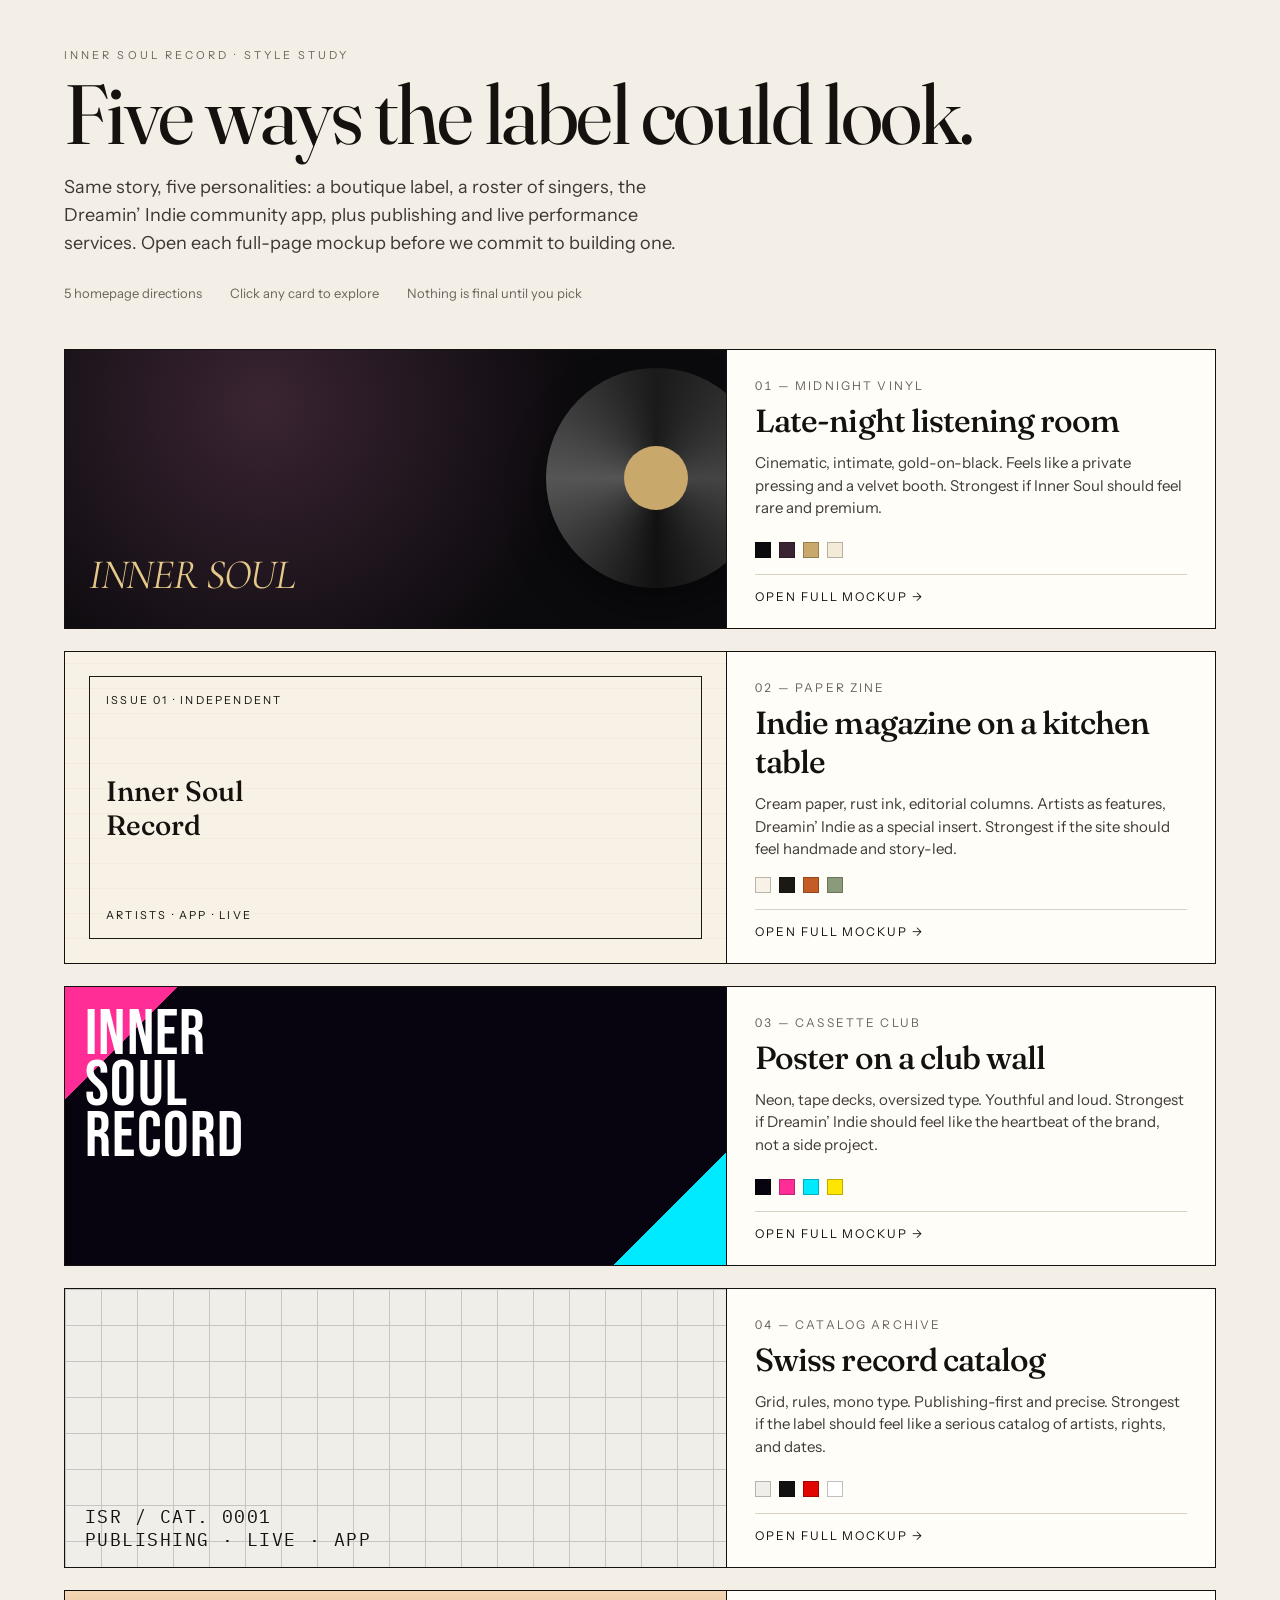
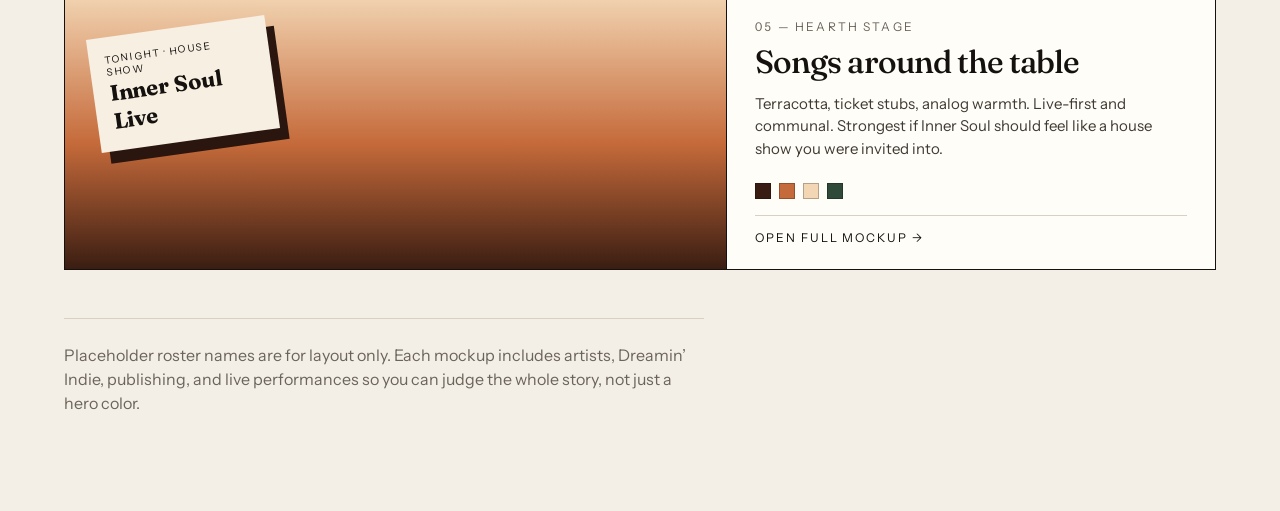
<file: index.html>
<!DOCTYPE html>
<html lang="en">
<head>
  <meta charset="UTF-8" />
  <meta name="viewport" content="width=device-width, initial-scale=1" />
  <title>Inner Soul Record — Style explorations</title>
  <link rel="preconnect" href="https://fonts.googleapis.com" />
  <link rel="preconnect" href="https://fonts.gstatic.com" crossorigin />
  <link href="https://fonts.googleapis.com/css2?family=Bebas+Neue&family=Cormorant+Garamond:ital,wght@0,500;1,500&family=Fraunces:opsz,wght@9..144,400;9..144,500&family=IBM+Plex+Mono:wght@400;500&family=Instrument+Sans:wght@400;500&display=swap" rel="stylesheet" />
  <link rel="stylesheet" href="css/gallery.css" />
</head>
<body>
  <main class="wrap">
    <p class="kicker">Inner Soul Record · Style study</p>
    <h1>Five ways the label could look.</h1>
    <p class="lede">
      Same story, five personalities: a boutique label, a roster of singers, the Dreamin’ Indie community app, plus publishing and live performance services. Open each full-page mockup before we commit to building one.
    </p>
    <div class="meta">
      <span>5 homepage directions</span>
      <span>Click any card to explore</span>
      <span>Nothing is final until you pick</span>
    </div>

    <div class="grid">
      <a class="card" href="styles/midnight-vinyl.html">
        <div class="preview p1"><span class="disc"></span></div>
        <div class="info">
          <span class="num">01 — Midnight Vinyl</span>
          <h2>Late-night listening room</h2>
          <p>Cinematic, intimate, gold-on-black. Feels like a private pressing and a velvet booth. Strongest if Inner Soul should feel rare and premium.</p>
          <div class="chips">
            <span class="chip" style="background:#0b0a0d"></span>
            <span class="chip" style="background:#3a2433"></span>
            <span class="chip" style="background:#c9a86c"></span>
            <span class="chip" style="background:#f4ead8"></span>
          </div>
          <span class="cta">Open full mockup →</span>
        </div>
      </a>

      <a class="card" href="styles/paper-zine.html">
        <div class="preview p2">
          <div class="mast">
            <span>Issue 01 · Independent</span>
            <b>Inner Soul<br />Record</b>
            <span>Artists · App · Live</span>
          </div>
        </div>
        <div class="info">
          <span class="num">02 — Paper Zine</span>
          <h2>Indie magazine on a kitchen table</h2>
          <p>Cream paper, rust ink, editorial columns. Artists as features, Dreamin’ Indie as a special insert. Strongest if the site should feel handmade and story-led.</p>
          <div class="chips">
            <span class="chip" style="background:#f7f1e6"></span>
            <span class="chip" style="background:#1c1914"></span>
            <span class="chip" style="background:#c45c26"></span>
            <span class="chip" style="background:#8a9a7b"></span>
          </div>
          <span class="cta">Open full mockup →</span>
        </div>
      </a>

      <a class="card" href="styles/cassette-club.html">
        <div class="preview p3">
          <div class="stack">INNER<br />SOUL<br />RECORD</div>
        </div>
        <div class="info">
          <span class="num">03 — Cassette Club</span>
          <h2>Poster on a club wall</h2>
          <p>Neon, tape decks, oversized type. Youthful and loud. Strongest if Dreamin’ Indie should feel like the heartbeat of the brand, not a side project.</p>
          <div class="chips">
            <span class="chip" style="background:#07040f"></span>
            <span class="chip" style="background:#ff2d95"></span>
            <span class="chip" style="background:#00eaff"></span>
            <span class="chip" style="background:#ffe600"></span>
          </div>
          <span class="cta">Open full mockup →</span>
        </div>
      </a>

      <a class="card" href="styles/catalog-archive.html">
        <div class="preview p4">
          <div class="rules"></div>
          <div class="big">ISR / CAT. 0001<br />PUBLISHING · LIVE · APP</div>
        </div>
        <div class="info">
          <span class="num">04 — Catalog Archive</span>
          <h2>Swiss record catalog</h2>
          <p>Grid, rules, mono type. Publishing-first and precise. Strongest if the label should feel like a serious catalog of artists, rights, and dates.</p>
          <div class="chips">
            <span class="chip" style="background:#efeee9"></span>
            <span class="chip" style="background:#111"></span>
            <span class="chip" style="background:#e10600"></span>
            <span class="chip" style="background:#fff"></span>
          </div>
          <span class="cta">Open full mockup →</span>
        </div>
      </a>

      <a class="card" href="styles/hearth-stage.html">
        <div class="preview p5">
          <div class="ticket">
            <small>Tonight · House show</small>
            <b>Inner Soul<br />Live</b>
          </div>
        </div>
        <div class="info">
          <span class="num">05 — Hearth Stage</span>
          <h2>Songs around the table</h2>
          <p>Terracotta, ticket stubs, analog warmth. Live-first and communal. Strongest if Inner Soul should feel like a house show you were invited into.</p>
          <div class="chips">
            <span class="chip" style="background:#3a1d12"></span>
            <span class="chip" style="background:#c56a3a"></span>
            <span class="chip" style="background:#f3d7b5"></span>
            <span class="chip" style="background:#2f4a38"></span>
          </div>
          <span class="cta">Open full mockup →</span>
        </div>
      </a>
    </div>

    <p class="note">
      Placeholder roster names are for layout only. Each mockup includes artists, Dreamin’ Indie, publishing, and live performances so you can judge the whole story, not just a hero color.
    </p>
  </main>
</body>
</html>
</file>
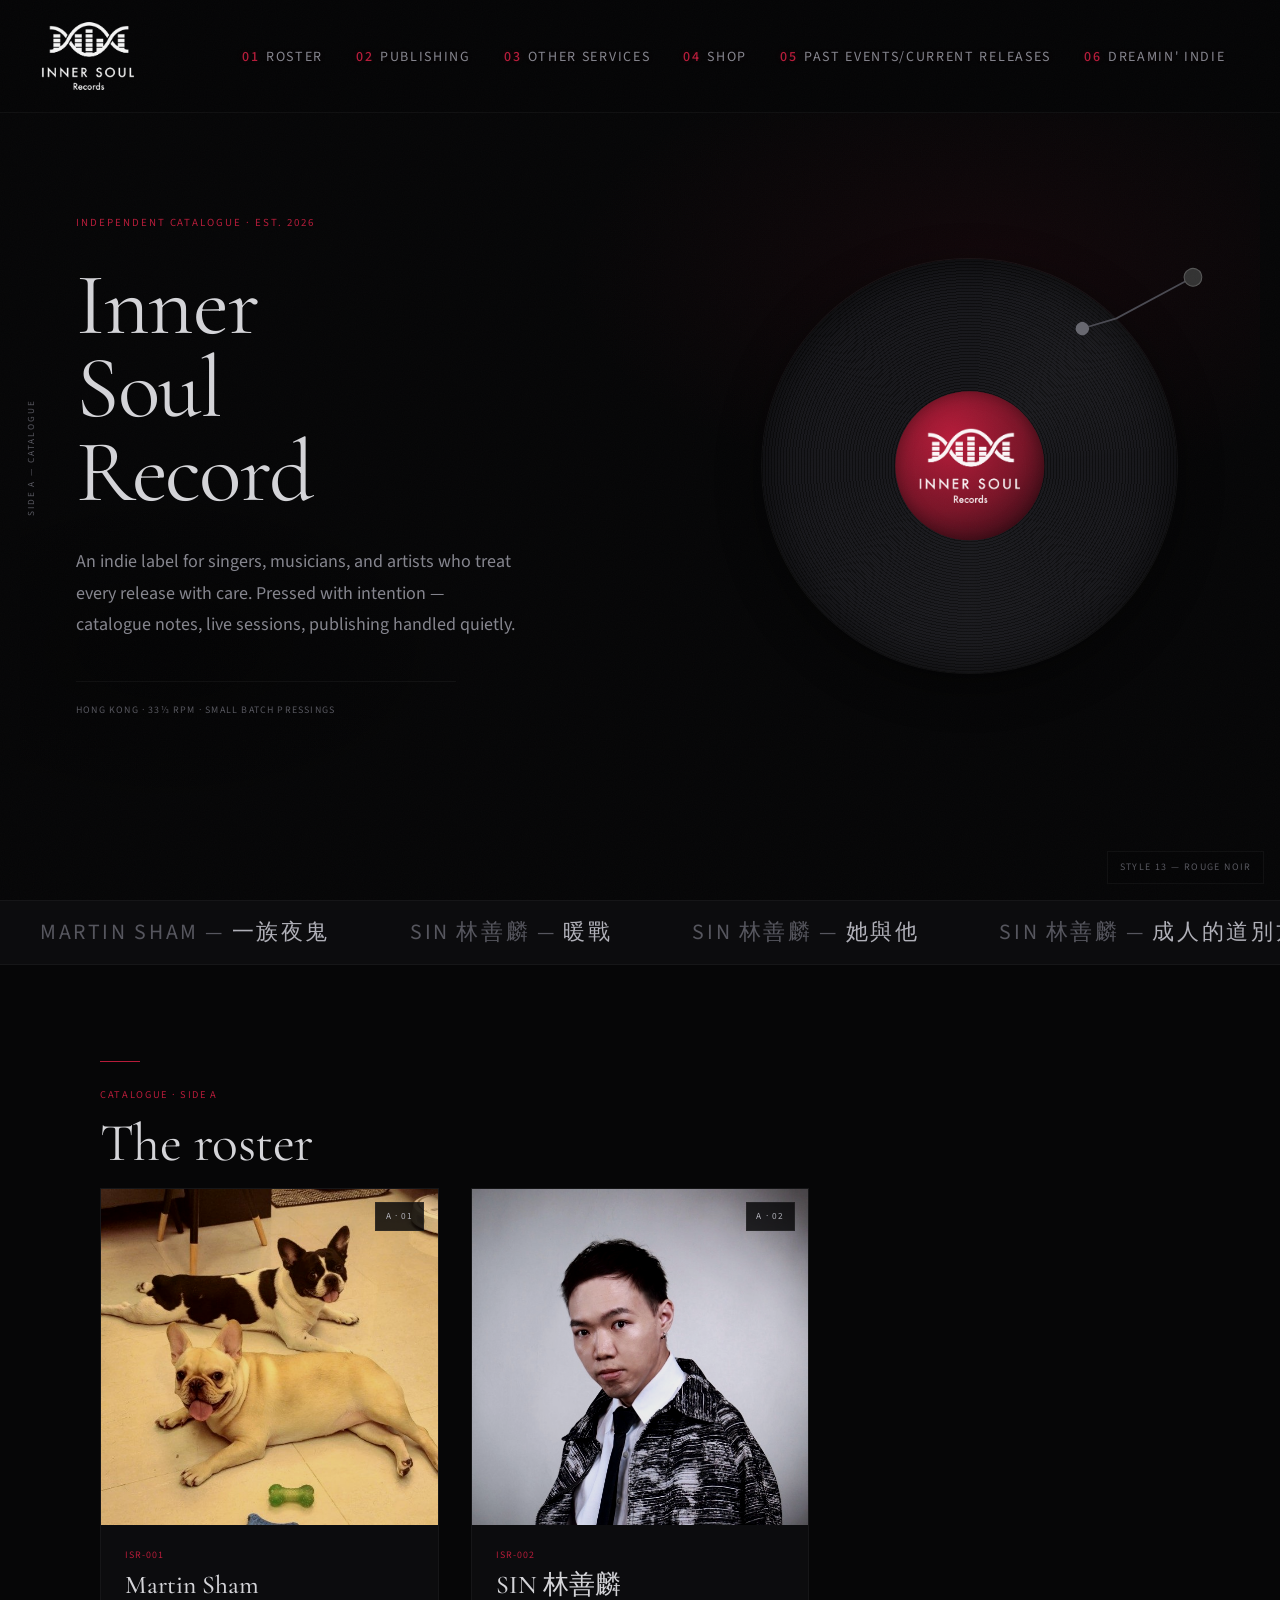
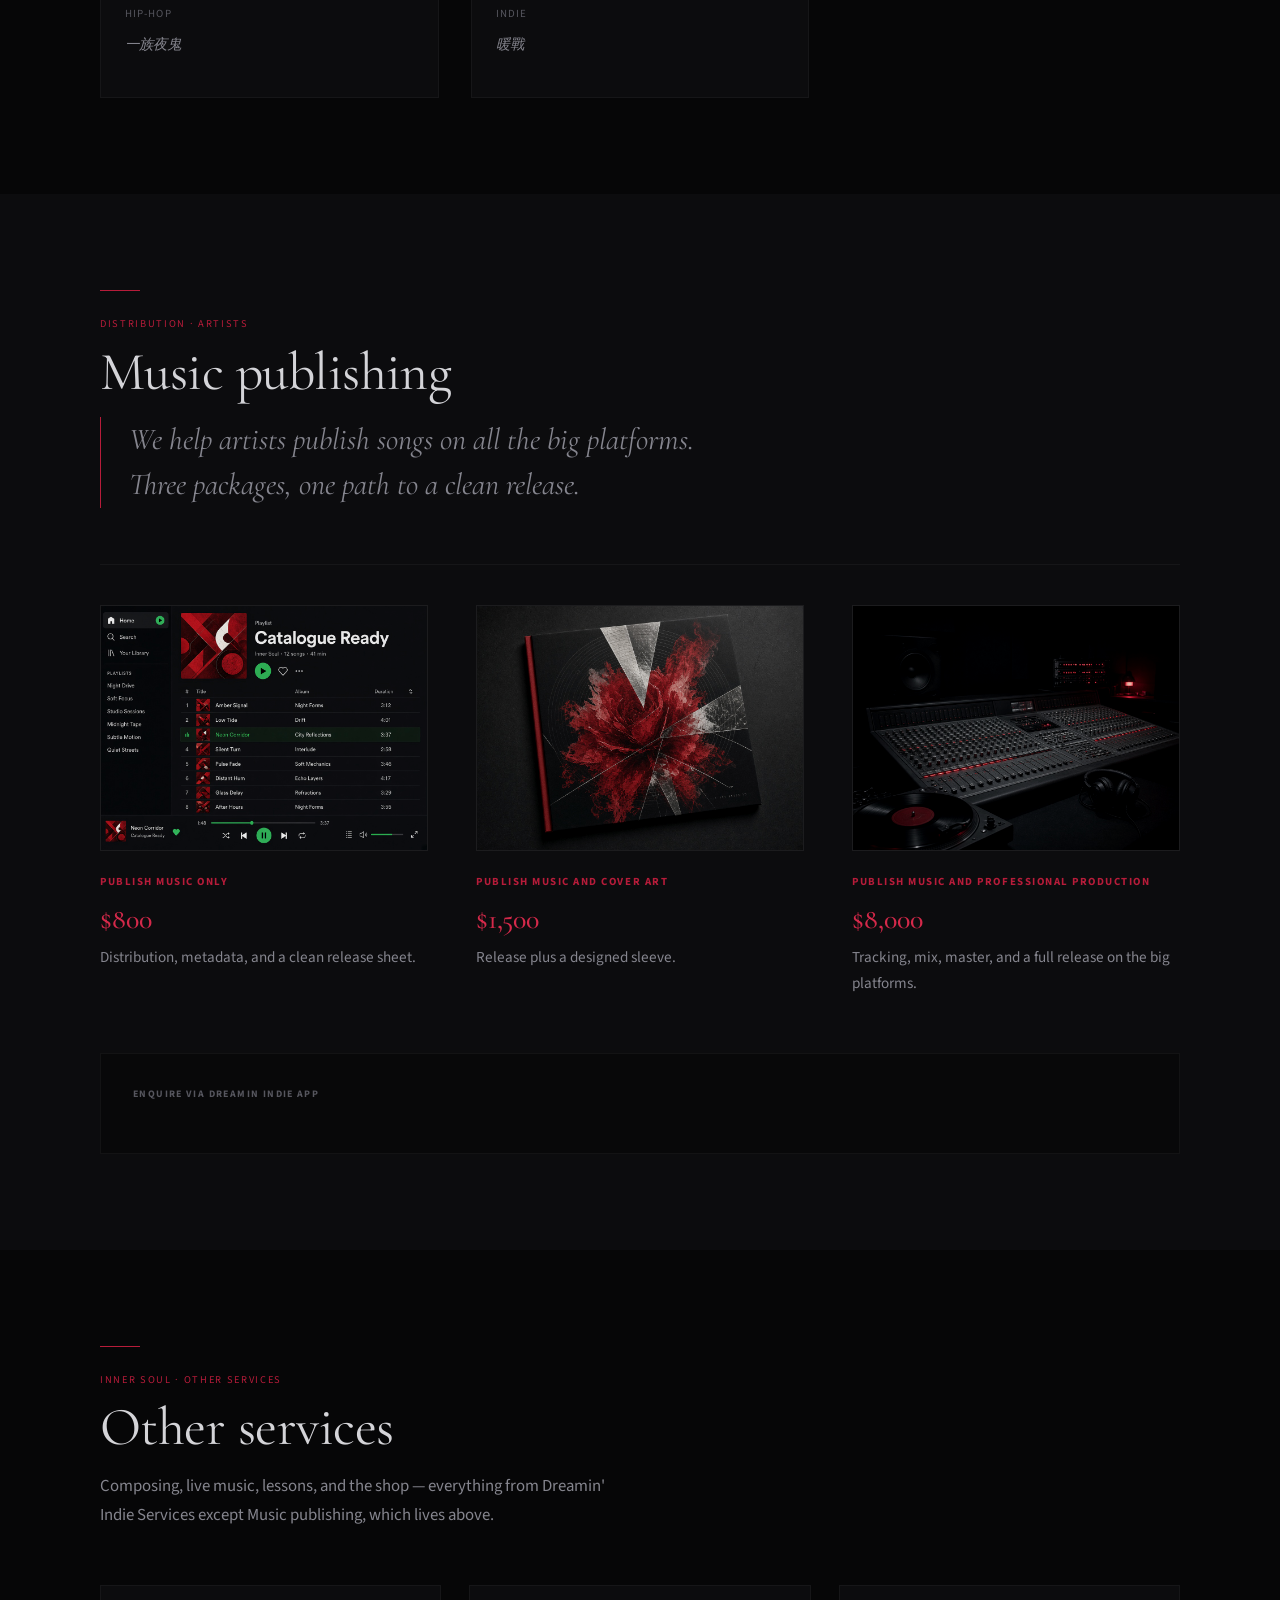
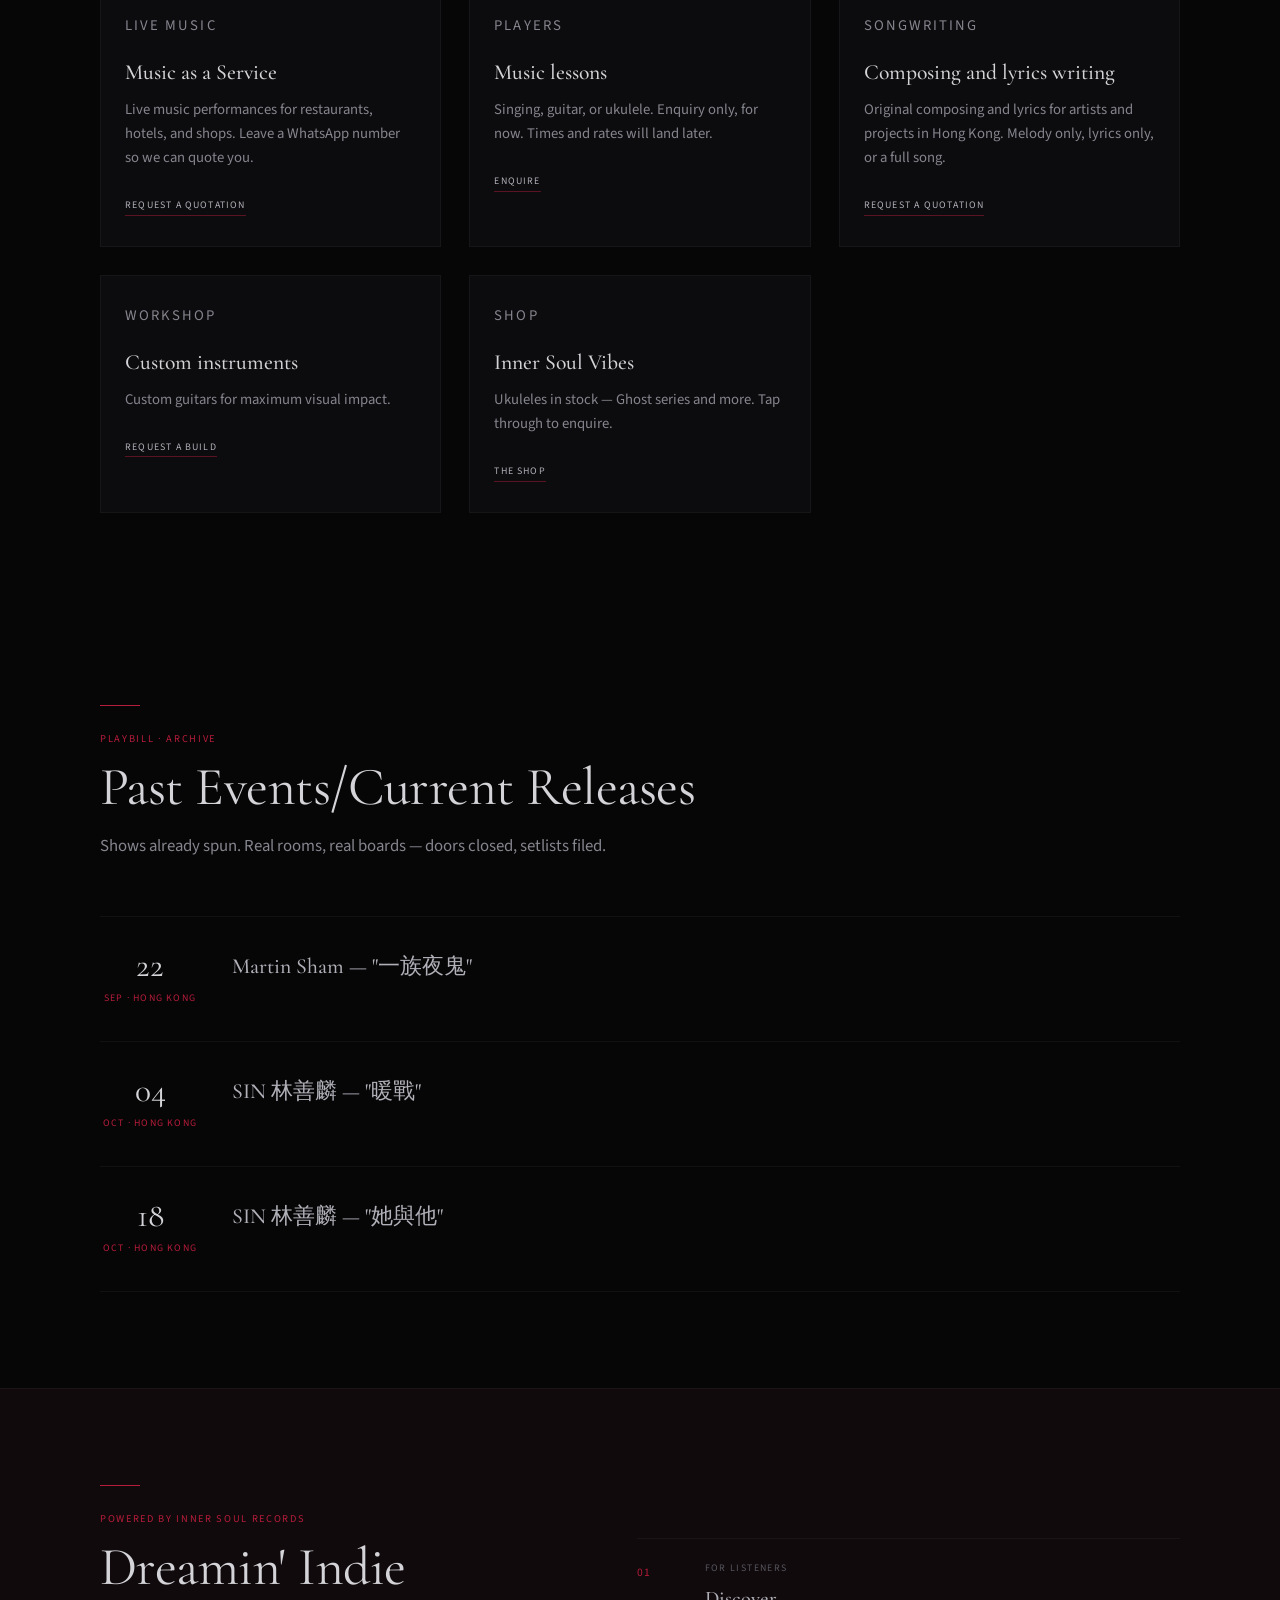
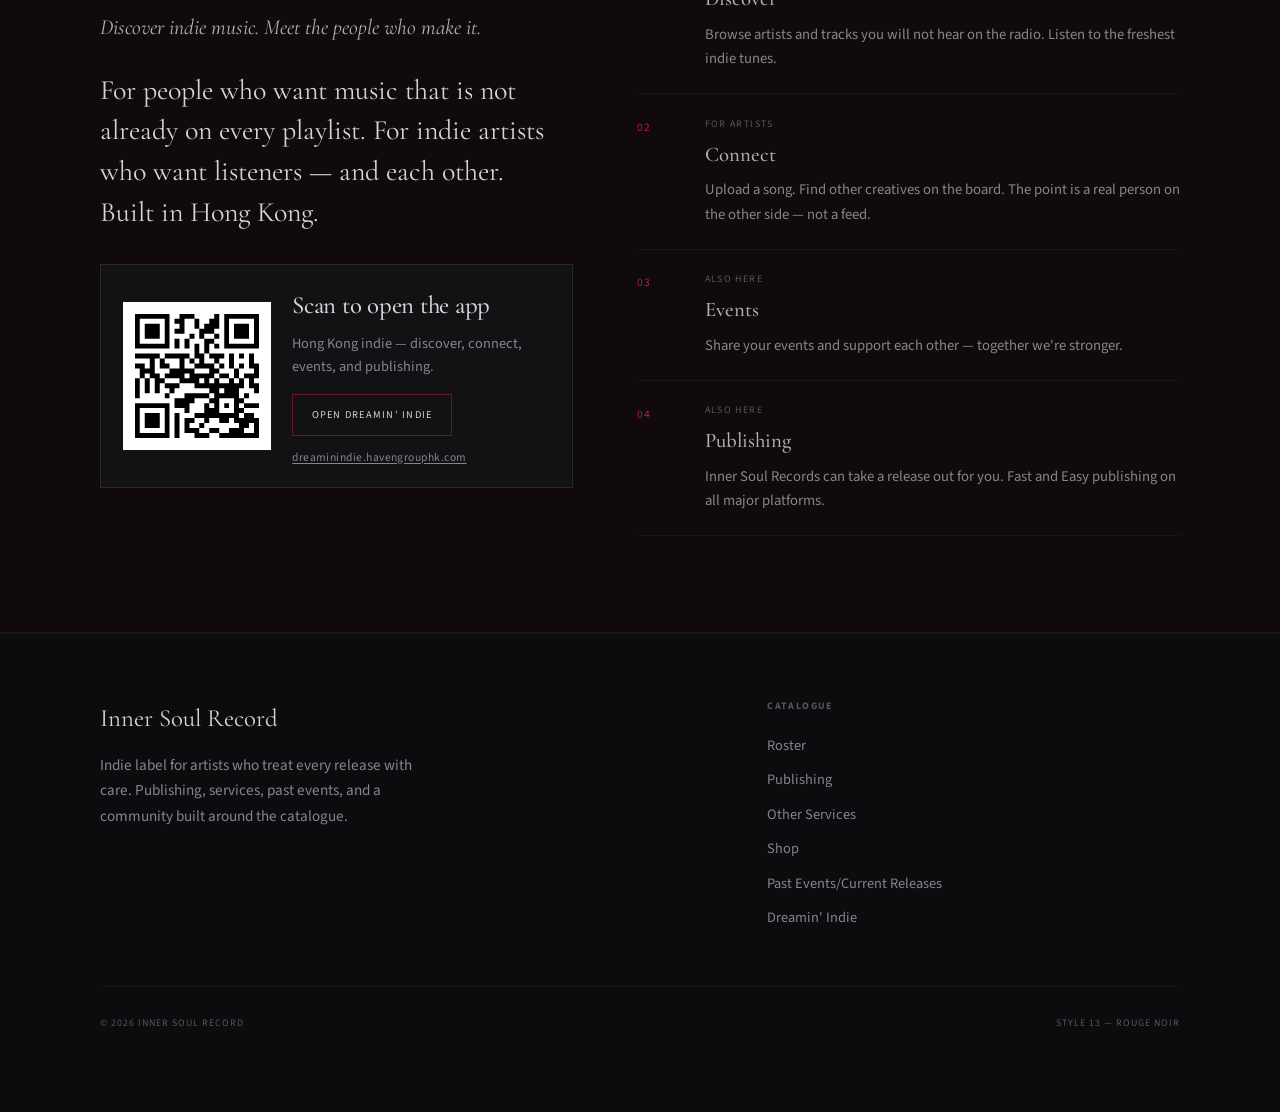
<file: site/index.html>
<!DOCTYPE html>
<html lang="en">
<head>
  <meta charset="UTF-8">
  <meta name="viewport" content="width=device-width, initial-scale=1.0">
  <title>Inner Soul Record — Rouge Noir</title>
  <link rel="preconnect" href="https://fonts.googleapis.com">
  <link rel="preconnect" href="https://fonts.gstatic.com" crossorigin>
  <link href="https://fonts.googleapis.com/css2?family=Cormorant+Garamond:ital,wght@0,400;0,500;0,600;1,400&family=Source+Sans+3:ital,wght@0,300;0,400;0,500;1,400&display=swap" rel="stylesheet">
  <link rel="stylesheet" href="css/main.css?v=footer-no-contact">
</head>
<body>
  <div class="grain" aria-hidden="true"></div>
  <div class="style-label">Style 13 — Rouge Noir</div>

  <nav class="site-nav" id="nav">
    <a href="#" class="logo" aria-label="Inner Soul Records">
      <img src="assets/isr-logo-white.png" alt="Inner Soul Records" class="logo-img" width="1047" height="789">
    </a>
    <ul class="nav-links" id="navLinks">
      <li><a href="#roster"><span class="num">01</span>Roster</a></li>
      <li><a href="#publishing"><span class="num">02</span>Publishing</a></li>
      <li><a href="#services"><span class="num">03</span>Other Services</a></li>
      <li><a href="shop.html"><span class="num">04</span>Shop</a></li>
      <li><a href="#past-events"><span class="num">05</span>Past Events/Current Releases</a></li>
      <li><a href="#dreamin"><span class="num">06</span>Dreamin' Indie</a></li>
    </ul>
    <button class="nav-toggle" id="navToggle" aria-label="Toggle menu">Menu</button>
  </nav>

  <header class="hero" id="top">
    <span class="hero-side-label">Side A — Catalogue</span>
    <div class="hero-copy">
      <p class="hero-eyebrow">Independent catalogue · Est. 2026</p>
      <h1>Inner<br>Soul<br>Record</h1>
      <p class="hero-tagline">An indie label for singers, musicians, and artists who treat every release with care. Pressed with intention — catalogue notes, live sessions, publishing handled quietly.</p>
      <p class="hero-footnote">Hong Kong · 33⅓ rpm · Small batch pressings</p>
    </div>
    <div class="hero-vinyl" aria-hidden="true">
      <div class="turntable">
        <div class="platter">
          <div class="label-disc">
            <img src="assets/isr-logo-white.png" alt="" class="label-logo" width="1047" height="789">
          </div>
        </div>
        <div class="tonearm">
          <svg viewBox="0 0 200 200" xmlns="http://www.w3.org/2000/svg">
            <path d="M170 30 L120 90 L95 110" stroke="#555" stroke-width="2" fill="none"/>
            <circle class="head" cx="95" cy="110" r="6"/>
            <circle cx="170" cy="30" r="8" fill="#333" stroke="#555"/>
          </svg>
        </div>
      </div>
    </div>
  </header>

  <div class="marquee-wrap" aria-hidden="true">
    <div class="marquee">
      <span>Martin Sham — <em>一族夜鬼</em></span>
      <span>SIN 林善麟 — <em>暖戰</em></span>
      <span>SIN 林善麟 — <em>她與他</em></span>
      <span>SIN 林善麟 — <em>成人的道別方式</em></span>
      <span>Martin Sham — <em>一族夜鬼</em></span>
      <span>SIN 林善麟 — <em>暖戰</em></span>
      <span>SIN 林善麟 — <em>她與他</em></span>
      <span>SIN 林善麟 — <em>成人的道別方式</em></span>
    </div>
  </div>

  <section id="roster">
    <div class="section-inner">
      <div class="section-rule"></div>
      <p class="section-label">Catalogue · Side A</p>
      <h2 class="section-title">The roster</h2>

      <div id="roster-entries" class="roster-grid" aria-live="polite"></div>
    </div>
  </section>

  <section id="publishing">
    <div class="section-inner">
      <div class="section-rule"></div>
      <p class="section-label">Distribution · Artists</p>
      <h2 class="section-title">Music publishing</h2>
      <p class="playbill-intro">We help artists publish songs on all the big platforms. Three packages, one path to a clean release.</p>
      <div class="playbill-columns">
        <div class="playbill-col">
          <div class="playbill-photo">
            <img class="playbill-img" src="assets/publishing/publish-music-only.jpg" alt="Spotify-like dark streaming player screenshot — Publish music only" width="1152" height="864" loading="lazy">
          </div>
          <h4>Publish music only</h4>
          <p class="pkg-price">$800</p>
          <p>Distribution, metadata, and a clean release sheet.</p>
        </div>
        <div class="playbill-col">
          <div class="playbill-photo">
            <img class="playbill-img" src="assets/publishing/publish-cover-art.jpg" alt="Dramatic crimson rose-nebula vinyl sleeve with silver shards — Publish music and cover art" width="1152" height="864" loading="lazy">
          </div>
          <h4>Publish music and cover art</h4>
          <p class="pkg-price">$1,500</p>
          <p>Release plus a designed sleeve.</p>
        </div>
        <div class="playbill-col">
          <div class="playbill-photo">
            <img class="playbill-img" src="assets/publishing/publish-production.jpg" alt="Studio mixing console and turntable — Publish music and professional production" width="1152" height="864" loading="lazy">
          </div>
          <h4>Publish music and professional production</h4>
          <p class="pkg-price">$8,000</p>
          <p>Tracking, mix, master, and a full release on the big platforms.</p>
        </div>
      </div>
      <div class="liner-notes">
        <h5>Enquire via Dreamin Indie app</h5>
      </div>
    </div>
  </section>

  <section id="services">
    <div class="section-inner">
      <div class="section-rule"></div>
      <p class="section-label">Inner Soul · Other services</p>
      <h2 class="section-title">Other services</h2>
      <p class="section-desc">Composing, live music, lessons, and the shop — everything from Dreamin' Indie Services except Music publishing, which lives above.</p>
      <div class="services-grid">
        <article class="service-card">
          <p class="service-kicker">Live music</p>
          <h3>Music as a Service</h3>
          <p>Live music performances for restaurants, hotels, and shops. Leave a WhatsApp number so we can quote you.</p>
          <span class="service-cta">Request a quotation</span>
        </article>
        <article class="service-card">
          <p class="service-kicker">Players</p>
          <h3>Music lessons</h3>
          <p>Singing, guitar, or ukulele. Enquiry only, for now. Times and rates will land later.</p>
          <span class="service-cta">Enquire</span>
        </article>
        <article class="service-card">
          <p class="service-kicker">Songwriting</p>
          <h3>Composing and lyrics writing</h3>
          <p>Original composing and lyrics for artists and projects in Hong Kong. Melody only, lyrics only, or a full song.</p>
          <span class="service-cta">Request a quotation</span>
        </article>
        <article class="service-card">
          <p class="service-kicker">Workshop</p>
          <h3>Custom instruments</h3>
          <p>Custom guitars for maximum visual impact.</p>
          <span class="service-cta">Request a build</span>
        </article>
        <a href="shop.html" class="service-card service-card--link">
          <p class="service-kicker">Shop</p>
          <h3>Inner Soul Vibes</h3>
          <p>Ukuleles in stock — Ghost series and more. Tap through to enquire.</p>
          <span class="service-cta">The shop</span>
        </a>
      </div>
    </div>
  </section>

  <section id="past-events">
    <div class="section-inner">
      <div class="section-rule"></div>
      <p class="section-label">Playbill · Archive</p>
      <h2 class="section-title">Past Events/Current Releases</h2>
      <p class="section-desc">Shows already spun. Real rooms, real boards — doors closed, setlists filed.</p>
      <div class="live-playbill">
        <article class="live-entry">
          <div class="live-date"><span class="day">22</span><span class="month">Sep · Hong Kong</span></div>
          <div class="live-info">
            <h4>Martin Sham — "一族夜鬼"</h4>
          </div>
        </article>
        <article class="live-entry">
          <div class="live-date"><span class="day">04</span><span class="month">Oct · Hong Kong</span></div>
          <div class="live-info">
            <h4>SIN 林善麟 — "暖戰"</h4>
          </div>
        </article>
        <article class="live-entry">
          <div class="live-date"><span class="day">18</span><span class="month">Oct · Hong Kong</span></div>
          <div class="live-info">
            <h4>SIN 林善麟 — "她與他"</h4>
          </div>
        </article>
      </div>
    </div>
  </section>

  <section id="dreamin">
    <div class="section-inner">
      <div class="section-rule"></div>
      <p class="section-label">Powered by Inner Soul Records</p>
      <div class="dreamin-layout">
        <div class="dreamin-intro">
          <h2 class="section-title">Dreamin' Indie</h2>
          <p class="section-desc dreamin-tagline">Discover indie music. Meet the people who make it.</p>
          <p class="dreamin-lede">For people who want music that is not already on every playlist. For indie artists who want listeners — and each other. Built in Hong Kong.</p>
          <div class="dreamin-scan">
            <img class="dreamin-qr" src="assets/dreamin-indie-qr.png" alt="QR code to open Dreamin' Indie" width="168" height="168">
            <div class="dreamin-scan-copy">
              <h3>Scan to open the app</h3>
              <p>Hong Kong indie — discover, connect, events, and publishing.</p>
              <div class="dreamin-actions">
                <a class="dreamin-cta" href="https://indie-dream.vercel.app" target="_blank" rel="noopener noreferrer">Open Dreamin' Indie</a>
                <a class="dreamin-link" href="http://dreaminindie.havengrouphk.com/" target="_blank" rel="noopener noreferrer">dreaminindie.havengrouphk.com</a>
              </div>
            </div>
          </div>
        </div>
        <ul class="dreamin-list">
          <li>
            <span class="idx">01</span>
            <div>
              <p class="dreamin-kicker">For listeners</p>
              <h4>Discover</h4>
              <p>Browse artists and tracks you will not hear on the radio. Listen to the freshest indie tunes.</p>
            </div>
          </li>
          <li>
            <span class="idx">02</span>
            <div>
              <p class="dreamin-kicker">For artists</p>
              <h4>Connect</h4>
              <p>Upload a song. Find other creatives on the board. The point is a real person on the other side — not a feed.</p>
            </div>
          </li>
          <li>
            <span class="idx">03</span>
            <div>
              <p class="dreamin-kicker">Also here</p>
              <h4>Events</h4>
              <p>Share your events and support each other — together we're stronger.</p>
            </div>
          </li>
          <li>
            <span class="idx">04</span>
            <div>
              <p class="dreamin-kicker">Also here</p>
              <h4>Publishing</h4>
              <p>Inner Soul Records can take a release out for you. Fast and Easy publishing on all major platforms.</p>
            </div>
          </li>
        </ul>
      </div>
    </div>
  </section>

  <footer>
    <div class="footer-inner">
      <div class="footer-brand">
        <h2>Inner Soul Record</h2>
        <p>Indie label for artists who treat every release with care. Publishing, services, past events, and a community built around the catalogue.</p>
      </div>
      <div class="footer-col">
        <h5>Catalogue</h5>
        <ul>
          <li><a href="#roster">Roster</a></li>
          <li><a href="#publishing">Publishing</a></li>
          <li><a href="#services">Other Services</a></li>
          <li><a href="shop.html">Shop</a></li>
          <li><a href="#past-events">Past Events/Current Releases</a></li>
          <li><a href="#dreamin">Dreamin' Indie</a></li>
        </ul>
      </div>
    </div>
    <div class="footer-bottom">
      <span>© 2026 Inner Soul Record</span>
      <span>Style 13 — Rouge Noir</span>
    </div>
  </footer>

  <script src="js/roster.js"></script>
  <script src="js/main.js"></script>
</body>
</html>
</file>
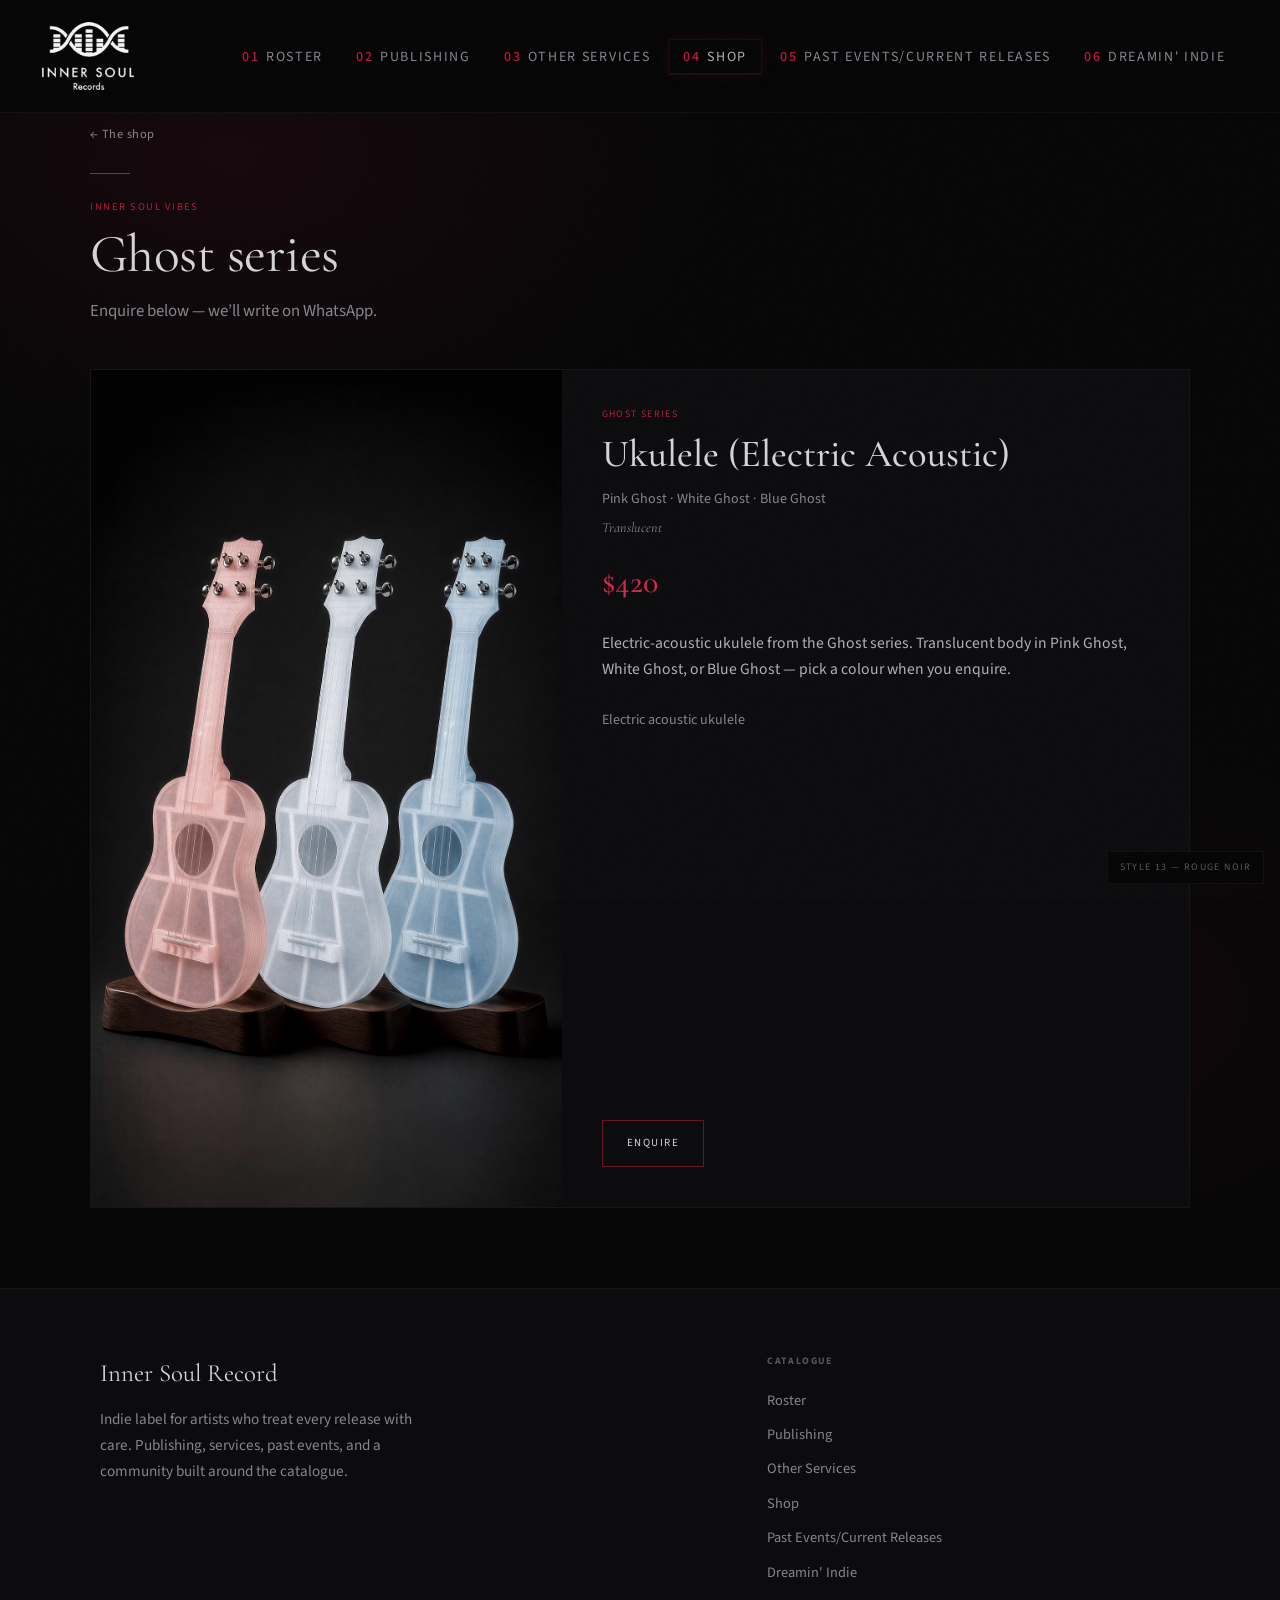
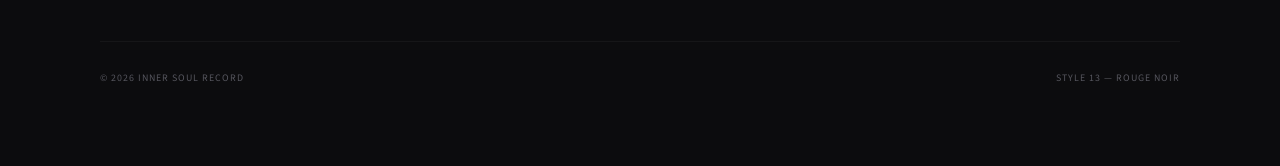
<file: site/shop-ghost-ukulele.html>
<!DOCTYPE html>
<html lang="en">
<head>
  <meta charset="UTF-8">
  <meta name="viewport" content="width=device-width, initial-scale=1.0">
  <title>Ghost series ukulele — The shop · Inner Soul Record</title>
  <link rel="preconnect" href="https://fonts.googleapis.com">
  <link rel="preconnect" href="https://fonts.gstatic.com" crossorigin>
  <link href="https://fonts.googleapis.com/css2?family=Cormorant+Garamond:ital,wght@0,400;0,500;0,600;1,400&family=Source+Sans+3:ital,wght@0,300;0,400;0,500;1,400&display=swap" rel="stylesheet">
  <link rel="stylesheet" href="css/main.css?v=footer-no-contact">
</head>
<body class="page-shop page-product">
  <div class="grain" aria-hidden="true"></div>
  <div class="style-label">Style 13 — Rouge Noir</div>

  <nav class="site-nav" id="nav">
    <a href="index.html" class="logo" aria-label="Inner Soul Records">
      <img src="assets/isr-logo-white.png" alt="Inner Soul Records" class="logo-img" width="1047" height="789">
    </a>
    <ul class="nav-links" id="navLinks">
      <li><a href="index.html#roster"><span class="num">01</span>Roster</a></li>
      <li><a href="index.html#publishing"><span class="num">02</span>Publishing</a></li>
      <li><a href="index.html#services"><span class="num">03</span>Other Services</a></li>
      <li><a href="shop.html" class="is-active" aria-current="page"><span class="num">04</span>Shop</a></li>
      <li><a href="index.html#past-events"><span class="num">05</span>Past Events/Current Releases</a></li>
      <li><a href="index.html#dreamin"><span class="num">06</span>Dreamin' Indie</a></li>
    </ul>
    <button class="nav-toggle" id="navToggle" aria-label="Toggle menu">Menu</button>
  </nav>

  <main class="shop-page">
    <div class="section-inner shop-inner">
      <a class="shop-back" href="shop.html">← The shop</a>
      <div class="section-rule"></div>
      <p class="section-label">Inner Soul Vibes</p>
      <h1 class="section-title shop-title">Ghost series</h1>
      <p class="section-desc shop-intro">Enquire below — we’ll write on WhatsApp.</p>

      <div class="product-detail" id="ghost-uke">
        <article class="product-card">
          <div class="product-photo-wrap">
            <img
              class="product-photo"
              src="assets/shop/ghost-ukulele.jpg"
              alt="Ghost series electric-acoustic ukulele"
              width="1125"
              height="2000"
            >
          </div>
          <div class="product-body">
            <p class="product-series">Ghost series</p>
            <h2 class="product-name">Ukulele (Electric Acoustic)</h2>
            <p class="product-meta">Pink Ghost · White Ghost · Blue Ghost</p>
            <p class="product-woods">Translucent</p>
            <p class="product-price">$420</p>
            <p class="product-blurb">Electric-acoustic ukulele from the Ghost series. Translucent body in Pink Ghost, White Ghost, or Blue Ghost — pick a colour when you enquire.</p>
            <p class="product-kind">Electric acoustic ukulele</p>
            <a class="product-cta" href="mailto:hello@innersoulrecord.com?subject=Shop%20enquiry%20%E2%80%94%20Ghost%20series%20ukulele">Enquire</a>
          </div>
        </article>
      </div>
    </div>
  </main>

  <footer>
    <div class="footer-inner">
      <div class="footer-brand">
        <h2>Inner Soul Record</h2>
        <p>Indie label for artists who treat every release with care. Publishing, services, past events, and a community built around the catalogue.</p>
      </div>
      <div class="footer-col">
        <h5>Catalogue</h5>
        <ul>
          <li><a href="index.html#roster">Roster</a></li>
          <li><a href="index.html#publishing">Publishing</a></li>
          <li><a href="index.html#services">Other Services</a></li>
          <li><a href="shop.html" aria-current="page">Shop</a></li>
          <li><a href="index.html#past-events">Past Events/Current Releases</a></li>
          <li><a href="index.html#dreamin">Dreamin' Indie</a></li>
        </ul>
      </div>
    </div>
    <div class="footer-bottom">
      <span>© 2026 Inner Soul Record</span>
      <span>Style 13 — Rouge Noir</span>
    </div>
  </footer>

  <script src="js/main.js"></script>
</body>
</html>
</file>
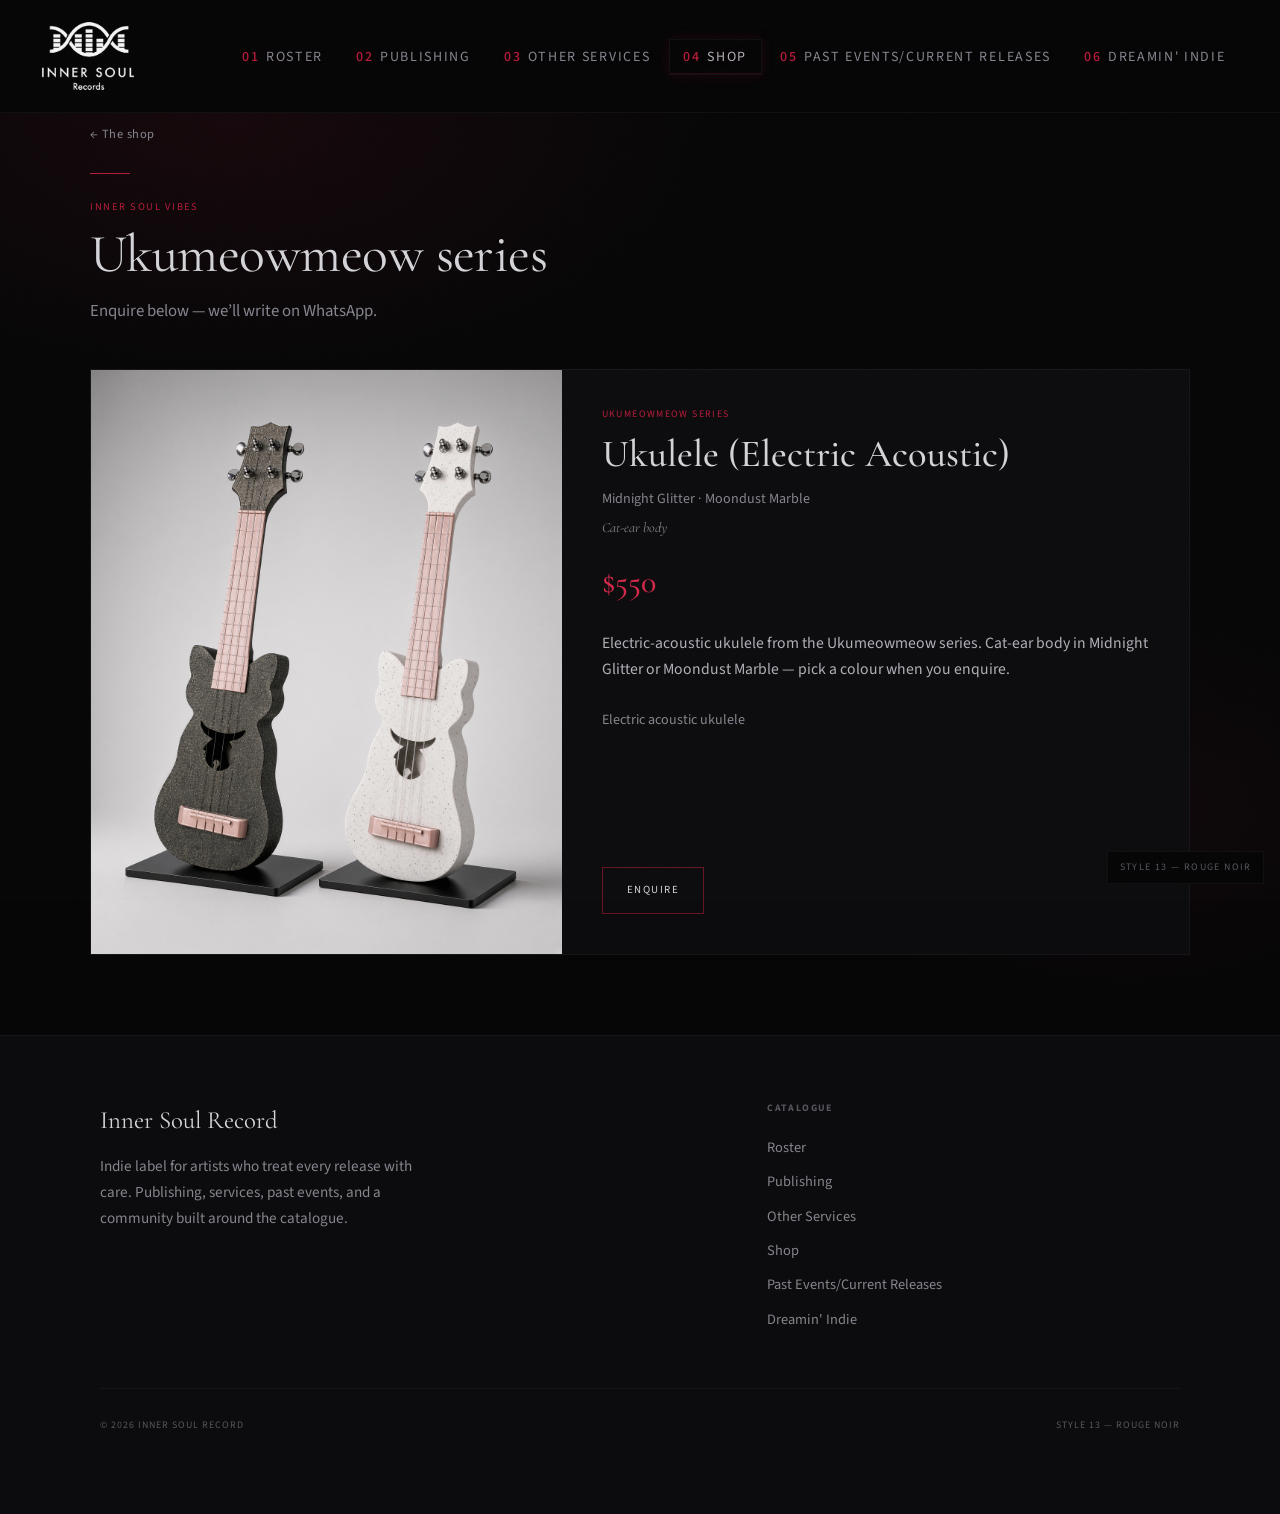
<file: site/shop-ukumeowmeow-ukulele.html>
<!DOCTYPE html>
<html lang="en">
<head>
  <meta charset="UTF-8">
  <meta name="viewport" content="width=device-width, initial-scale=1.0">
  <title>Ukumeowmeow series ukulele — The shop · Inner Soul Record</title>
  <link rel="preconnect" href="https://fonts.googleapis.com">
  <link rel="preconnect" href="https://fonts.gstatic.com" crossorigin>
  <link href="https://fonts.googleapis.com/css2?family=Cormorant+Garamond:ital,wght@0,400;0,500;0,600;1,400&family=Source+Sans+3:ital,wght@0,300;0,400;0,500;1,400&display=swap" rel="stylesheet">
  <link rel="stylesheet" href="css/main.css?v=footer-no-contact">
</head>
<body class="page-shop page-product">
  <div class="grain" aria-hidden="true"></div>
  <div class="style-label">Style 13 — Rouge Noir</div>

  <nav class="site-nav" id="nav">
    <a href="index.html" class="logo" aria-label="Inner Soul Records">
      <img src="assets/isr-logo-white.png" alt="Inner Soul Records" class="logo-img" width="1047" height="789">
    </a>
    <ul class="nav-links" id="navLinks">
      <li><a href="index.html#roster"><span class="num">01</span>Roster</a></li>
      <li><a href="index.html#publishing"><span class="num">02</span>Publishing</a></li>
      <li><a href="index.html#services"><span class="num">03</span>Other Services</a></li>
      <li><a href="shop.html" class="is-active" aria-current="page"><span class="num">04</span>Shop</a></li>
      <li><a href="index.html#past-events"><span class="num">05</span>Past Events/Current Releases</a></li>
      <li><a href="index.html#dreamin"><span class="num">06</span>Dreamin' Indie</a></li>
    </ul>
    <button class="nav-toggle" id="navToggle" aria-label="Toggle menu">Menu</button>
  </nav>

  <main class="shop-page">
    <div class="section-inner shop-inner">
      <a class="shop-back" href="shop.html">← The shop</a>
      <div class="section-rule"></div>
      <p class="section-label">Inner Soul Vibes</p>
      <h1 class="section-title shop-title">Ukumeowmeow series</h1>
      <p class="section-desc shop-intro">Enquire below — we’ll write on WhatsApp.</p>

      <div class="product-detail" id="ukumeowmeow-uke">
        <article class="product-card">
          <div class="product-photo-wrap">
            <img
              class="product-photo"
              src="assets/shop/ukumeowmeow.jpg"
              alt="Ukumeowmeow series electric-acoustic ukulele"
              width="1264"
              height="1568"
            >
          </div>
          <div class="product-body">
            <p class="product-series">Ukumeowmeow series</p>
            <h2 class="product-name">Ukulele (Electric Acoustic)</h2>
            <p class="product-meta">Midnight Glitter · Moondust Marble</p>
            <p class="product-woods">Cat-ear body</p>
            <p class="product-price">$550</p>
            <p class="product-blurb">Electric-acoustic ukulele from the Ukumeowmeow series. Cat-ear body in Midnight Glitter or Moondust Marble — pick a colour when you enquire.</p>
            <p class="product-kind">Electric acoustic ukulele</p>
            <a class="product-cta" href="mailto:hello@innersoulrecord.com?subject=Shop%20enquiry%20%E2%80%94%20Ukumeowmeow%20series%20ukulele">Enquire</a>
          </div>
        </article>
      </div>
    </div>
  </main>

  <footer>
    <div class="footer-inner">
      <div class="footer-brand">
        <h2>Inner Soul Record</h2>
        <p>Indie label for artists who treat every release with care. Publishing, services, past events, and a community built around the catalogue.</p>
      </div>
      <div class="footer-col">
        <h5>Catalogue</h5>
        <ul>
          <li><a href="index.html#roster">Roster</a></li>
          <li><a href="index.html#publishing">Publishing</a></li>
          <li><a href="index.html#services">Other Services</a></li>
          <li><a href="shop.html" aria-current="page">Shop</a></li>
          <li><a href="index.html#past-events">Past Events/Current Releases</a></li>
          <li><a href="index.html#dreamin">Dreamin' Indie</a></li>
        </ul>
      </div>
    </div>
    <div class="footer-bottom">
      <span>© 2026 Inner Soul Record</span>
      <span>Style 13 — Rouge Noir</span>
    </div>
  </footer>

  <script src="js/main.js"></script>
</body>
</html>
</file>
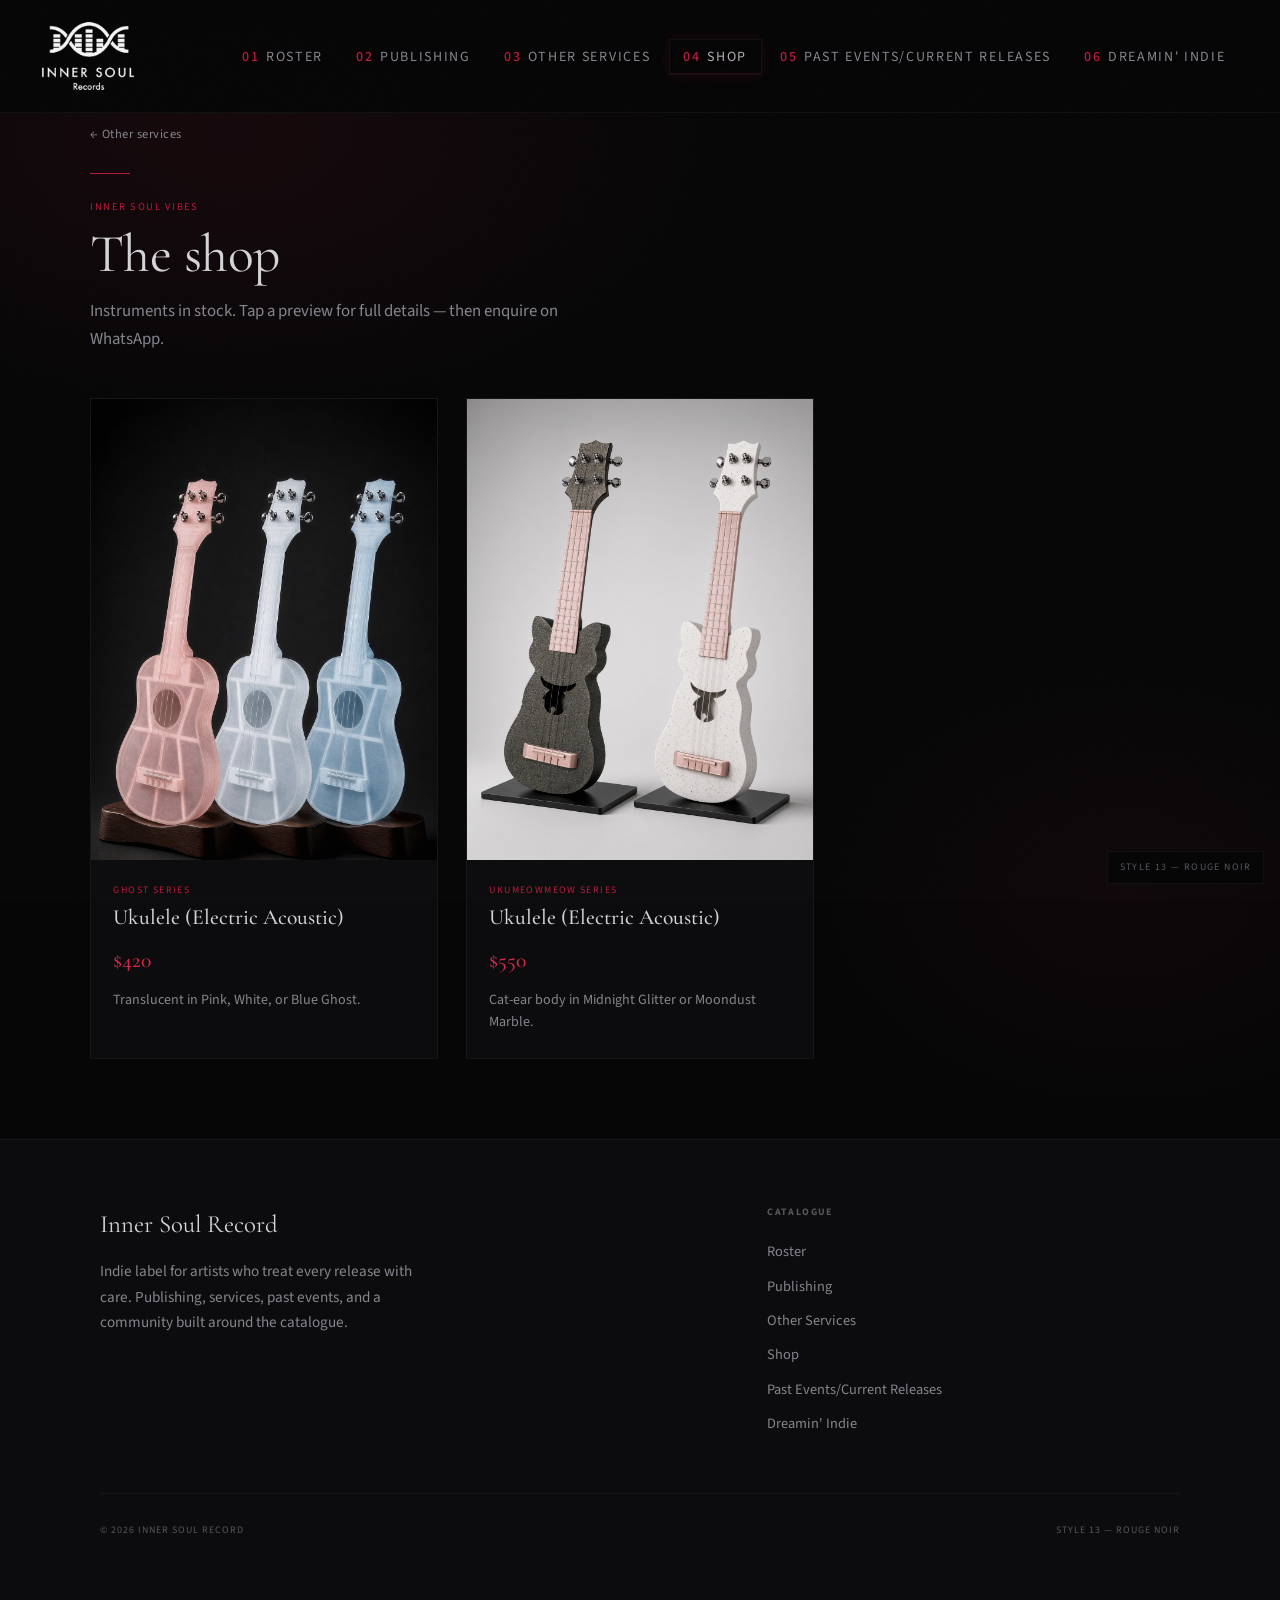
<file: site/shop.html>
<!DOCTYPE html>
<html lang="en">
<head>
  <meta charset="UTF-8">
  <meta name="viewport" content="width=device-width, initial-scale=1.0">
  <title>The shop — Inner Soul Vibes · Inner Soul Record</title>
  <link rel="preconnect" href="https://fonts.googleapis.com">
  <link rel="preconnect" href="https://fonts.gstatic.com" crossorigin>
  <link href="https://fonts.googleapis.com/css2?family=Cormorant+Garamond:ital,wght@0,400;0,500;0,600;1,400&family=Source+Sans+3:ital,wght@0,300;0,400;0,500;1,400&display=swap" rel="stylesheet">
  <link rel="stylesheet" href="css/main.css?v=footer-no-contact">
</head>
<body class="page-shop">
  <div class="grain" aria-hidden="true"></div>
  <div class="style-label">Style 13 — Rouge Noir</div>

  <nav class="site-nav" id="nav">
    <a href="index.html" class="logo" aria-label="Inner Soul Records">
      <img src="assets/isr-logo-white.png" alt="Inner Soul Records" class="logo-img" width="1047" height="789">
    </a>
    <ul class="nav-links" id="navLinks">
      <li><a href="index.html#roster"><span class="num">01</span>Roster</a></li>
      <li><a href="index.html#publishing"><span class="num">02</span>Publishing</a></li>
      <li><a href="index.html#services"><span class="num">03</span>Other Services</a></li>
      <li><a href="shop.html" class="is-active" aria-current="page"><span class="num">04</span>Shop</a></li>
      <li><a href="index.html#past-events"><span class="num">05</span>Past Events/Current Releases</a></li>
      <li><a href="index.html#dreamin"><span class="num">06</span>Dreamin' Indie</a></li>
    </ul>
    <button class="nav-toggle" id="navToggle" aria-label="Toggle menu">Menu</button>
  </nav>

  <main class="shop-page">
    <div class="section-inner shop-inner">
      <a class="shop-back" href="index.html#services">← Other services</a>
      <div class="section-rule"></div>
      <p class="section-label">Inner Soul Vibes</p>
      <h1 class="section-title shop-title">The shop</h1>
      <p class="section-desc shop-intro">Instruments in stock. Tap a preview for full details — then enquire on WhatsApp.</p>

      <div class="shop-grid" id="shop-products">
        <a class="shop-preview" href="shop-ghost-ukulele.html" id="ghost-uke">
          <div class="shop-preview-photo">
            <img
              class="shop-preview-img"
              src="assets/shop/ghost-ukulele.jpg"
              alt="Ghost series electric-acoustic ukulele"
              width="1125"
              height="2000"
            >
          </div>
          <div class="shop-preview-body">
            <p class="product-series">Ghost series</p>
            <h2 class="shop-preview-name">Ukulele (Electric Acoustic)</h2>
            <p class="shop-preview-price">$420</p>
            <p class="shop-preview-blurb">Translucent in Pink, White, or Blue Ghost.</p>
          </div>
        </a>
        <a class="shop-preview" href="shop-ukumeowmeow-ukulele.html" id="ukumeowmeow-uke">
          <div class="shop-preview-photo">
            <img
              class="shop-preview-img"
              src="assets/shop/ukumeowmeow.jpg"
              alt="Ukumeowmeow series electric-acoustic ukulele"
              width="1264"
              height="1568"
            >
          </div>
          <div class="shop-preview-body">
            <p class="product-series">Ukumeowmeow series</p>
            <h2 class="shop-preview-name">Ukulele (Electric Acoustic)</h2>
            <p class="shop-preview-price">$550</p>
            <p class="shop-preview-blurb">Cat-ear body in Midnight Glitter or Moondust Marble.</p>
          </div>
        </a>
      </div>
    </div>
  </main>

  <footer>
    <div class="footer-inner">
      <div class="footer-brand">
        <h2>Inner Soul Record</h2>
        <p>Indie label for artists who treat every release with care. Publishing, services, past events, and a community built around the catalogue.</p>
      </div>
      <div class="footer-col">
        <h5>Catalogue</h5>
        <ul>
          <li><a href="index.html#roster">Roster</a></li>
          <li><a href="index.html#publishing">Publishing</a></li>
          <li><a href="index.html#services">Other Services</a></li>
          <li><a href="shop.html" aria-current="page">Shop</a></li>
          <li><a href="index.html#past-events">Past Events/Current Releases</a></li>
          <li><a href="index.html#dreamin">Dreamin' Indie</a></li>
        </ul>
      </div>
    </div>
    <div class="footer-bottom">
      <span>© 2026 Inner Soul Record</span>
      <span>Style 13 — Rouge Noir</span>
    </div>
  </footer>

  <script src="js/main.js"></script>
</body>
</html>
</file>
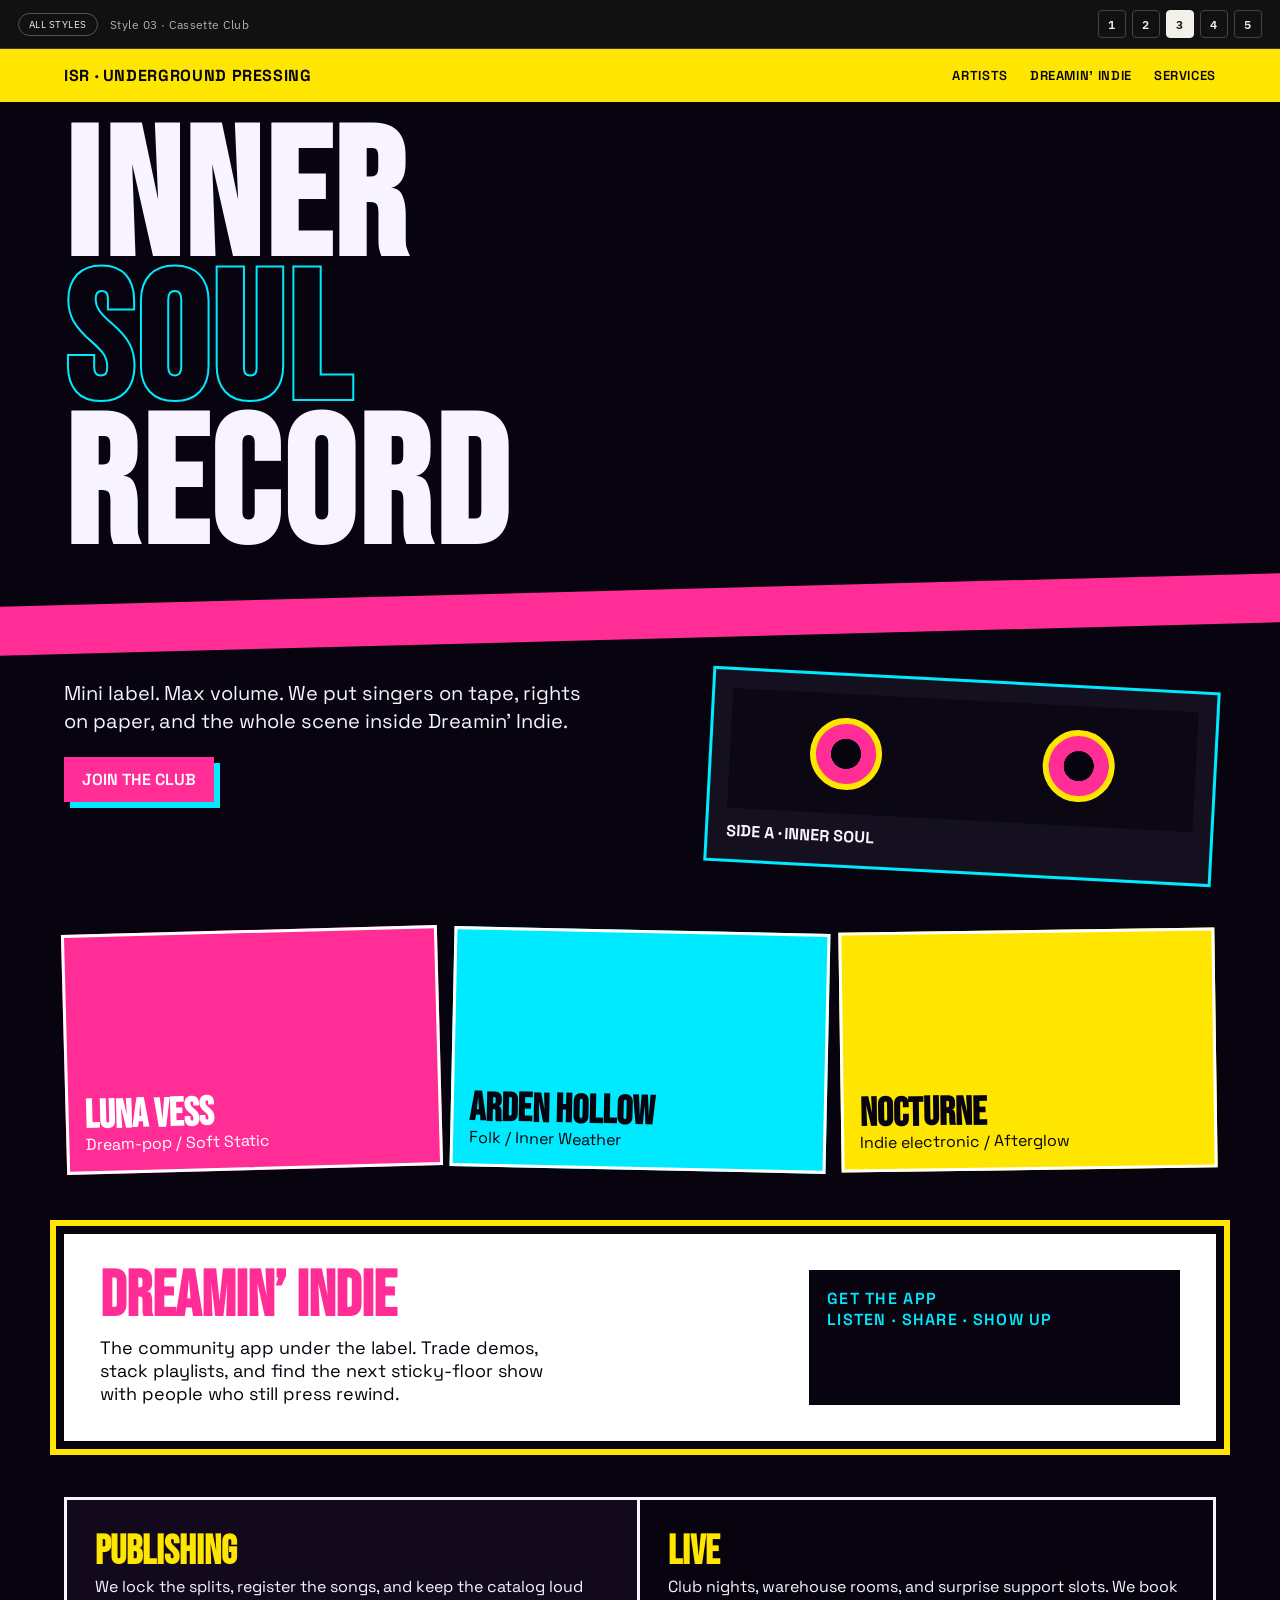
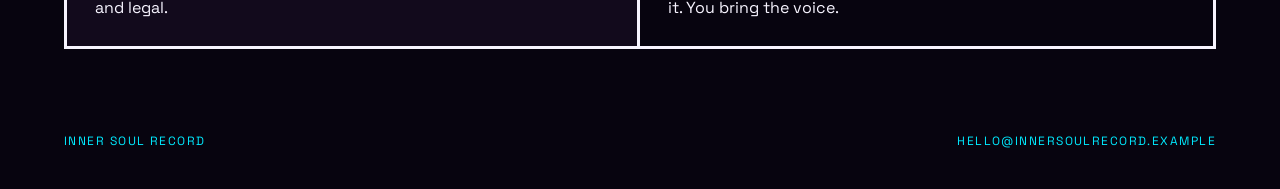
<file: styles/cassette-club.html>
<!DOCTYPE html>
<html lang="en">
<head>
  <meta charset="UTF-8" />
  <meta name="viewport" content="width=device-width, initial-scale=1" />
  <title>Inner Soul Record — Cassette Club</title>
  <link rel="preconnect" href="https://fonts.googleapis.com" />
  <link rel="preconnect" href="https://fonts.gstatic.com" crossorigin />
  <link href="https://fonts.googleapis.com/css2?family=Bebas+Neue&family=IBM+Plex+Sans:wght@400;500&family=Space+Grotesk:wght@400;500;600&display=swap" rel="stylesheet" />
  <link rel="stylesheet" href="../css/switcher.css" />
  <style>
    :root {
      --bg: #07040f;
      --pink: #ff2d95;
      --cyan: #00eaff;
      --yellow: #ffe600;
      --white: #f7f4ff;
    }
    * { box-sizing: border-box; margin: 0; padding: 0; }
    body {
      background: var(--bg);
      color: var(--white);
      font-family: "Space Grotesk", sans-serif;
      overflow-x: hidden;
    }
    a { color: inherit; text-decoration: none; }
    .bar {
      display: flex;
      justify-content: space-between;
      align-items: center;
      padding: 16px 5vw;
      background: var(--yellow);
      color: #07040f;
      font-weight: 600;
      letter-spacing: 0.04em;
    }
    .bar nav { display: flex; gap: 22px; font-size: 13px; text-transform: uppercase; }
    .hero { padding: 28px 5vw 10px; position: relative; }
    .hero h1 {
      font-family: "Bebas Neue", sans-serif;
      font-size: clamp(72px, 16vw, 180px);
      line-height: 0.8;
      letter-spacing: 0.02em;
    }
    .hero h1 span:nth-child(2) { color: var(--pink); }
    .hero h1 span:nth-child(3) { color: var(--cyan); -webkit-text-stroke: 2px var(--cyan); color: transparent; }
    .marquee {
      background: var(--pink);
      color: #07040f;
      font-family: "Bebas Neue", sans-serif;
      font-size: 28px;
      letter-spacing: 0.08em;
      padding: 8px 0;
      overflow: hidden;
      white-space: nowrap;
      transform: rotate(-1.5deg);
      margin: 18px -2vw 40px;
    }
    .marquee span { display: inline-block; padding-left: 100%; animation: slide 18s linear infinite; }
    @keyframes slide { to { transform: translateX(-100%); } }
    .grid {
      display: grid;
      grid-template-columns: 1.1fr 0.9fr;
      gap: 24px;
      padding: 0 5vw 56px;
      align-items: start;
    }
    .blurb { font-size: 20px; line-height: 1.4; max-width: 520px; }
    .tape {
      background: #15101f;
      border: 3px solid var(--cyan);
      padding: 18px;
      transform: rotate(3deg);
    }
    .tape-window {
      height: 120px;
      background: #0b0814;
      display: flex;
      justify-content: space-around;
      align-items: center;
      margin-bottom: 12px;
    }
    .reel {
      width: 72px; height: 72px; border-radius: 50%;
      border: 6px solid var(--yellow);
      background: radial-gradient(circle, #07040f 35%, #ff2d95 36%);
    }
    .cta {
      display: inline-block;
      margin-top: 22px;
      background: var(--pink);
      color: #fff;
      padding: 12px 18px;
      font-weight: 600;
      text-transform: uppercase;
      box-shadow: 6px 6px 0 var(--cyan);
    }
    .artists {
      display: grid;
      grid-template-columns: repeat(3, 1fr);
      gap: 12px;
      padding: 0 5vw 64px;
    }
    .artist {
      min-height: 240px;
      padding: 16px;
      display: flex;
      flex-direction: column;
      justify-content: flex-end;
      border: 3px solid #fff;
    }
    .artist:nth-child(1) { background: var(--pink); color: #fff; transform: rotate(-1.5deg); }
    .artist:nth-child(2) { background: var(--cyan); color: #07040f; transform: rotate(1.2deg); }
    .artist:nth-child(3) { background: var(--yellow); color: #07040f; transform: rotate(-0.8deg); }
    .artist h3 { font-family: "Bebas Neue", sans-serif; font-size: 40px; line-height: 0.9; }
    .app {
      margin: 0 5vw 56px;
      background: #fff;
      color: #07040f;
      padding: 36px;
      display: grid;
      grid-template-columns: 1.3fr 0.7fr;
      gap: 20px;
      outline: 6px solid var(--yellow);
      outline-offset: 8px;
    }
    .app h2 {
      font-family: "Bebas Neue", sans-serif;
      font-size: 64px;
      line-height: 0.85;
      color: var(--pink);
    }
    .badge {
      background: #07040f;
      color: var(--cyan);
      padding: 18px;
      font-weight: 600;
      text-transform: uppercase;
      letter-spacing: 0.08em;
    }
    .services {
      display: grid;
      grid-template-columns: 1fr 1fr;
      gap: 0;
      margin: 0 5vw 64px;
      border: 3px solid var(--white);
    }
    .services article { padding: 28px; }
    .services article:first-child { border-right: 3px solid var(--white); background: #120a1c; }
    .services h3 { font-family: "Bebas Neue", sans-serif; font-size: 40px; color: var(--yellow); }
    footer {
      padding: 20px 5vw 40px;
      display: flex;
      justify-content: space-between;
      text-transform: uppercase;
      font-size: 12px;
      letter-spacing: 0.12em;
      color: var(--cyan);
    }
    @media (max-width: 860px) {
      .bar { flex-direction: column; gap: 10px; align-items: flex-start; }
      .grid, .artists, .app, .services { grid-template-columns: 1fr; }
      .services article:first-child { border-right: 0; border-bottom: 3px solid var(--white); }
      .tape, .artist { transform: none; }
      footer { flex-direction: column; gap: 8px; }
    }
  </style>
</head>
<body>
  <div class="isr-switcher">
    <a class="back" href="../index.html">All styles</a>
    <span class="label">Style 03 · Cassette Club</span>
    <nav>
      <a href="midnight-vinyl.html">1</a>
      <a href="paper-zine.html">2</a>
      <a class="active" href="cassette-club.html">3</a>
      <a href="catalog-archive.html">4</a>
      <a href="hearth-stage.html">5</a>
    </nav>
  </div>

  <div class="bar">
    <strong>ISR · UNDERGROUND PRESSING</strong>
    <nav>
      <a href="#artists">Artists</a>
      <a href="#dreamin">Dreamin’ Indie</a>
      <a href="#services">Services</a>
    </nav>
  </div>

  <section class="hero">
    <h1>
      <span>INNER</span><br />
      <span>SOUL</span><br />
      <span>RECORD</span>
    </h1>
  </section>
  <div class="marquee"><span>LUNA VESS · ARDEN HOLLOW · NOCTURNE · DREAMIN’ INDIE · LIVE NIGHTS · PUBLISHING · LUNA VESS · ARDEN HOLLOW · NOCTURNE ·</span></div>

  <section class="grid">
    <div>
      <p class="blurb">Mini label. Max volume. We put singers on tape, rights on paper, and the whole scene inside Dreamin’ Indie.</p>
      <a class="cta" href="#dreamin">Join the club</a>
    </div>
    <div class="tape" aria-hidden="true">
      <div class="tape-window">
        <div class="reel"></div>
        <div class="reel"></div>
      </div>
      <strong>SIDE A · INNER SOUL</strong>
    </div>
  </section>

  <section class="artists" id="artists">
    <article class="artist">
      <h3>Luna Vess</h3>
      <p>Dream-pop / Soft Static</p>
    </article>
    <article class="artist">
      <h3>Arden Hollow</h3>
      <p>Folk / Inner Weather</p>
    </article>
    <article class="artist">
      <h3>NOCTURNE</h3>
      <p>Indie electronic / Afterglow</p>
    </article>
  </section>

  <section class="app" id="dreamin">
    <div>
      <h2>DREAMIN’ INDIE</h2>
      <p style="font-size:18px;margin-top:12px;max-width:480px;">The community app under the label. Trade demos, stack playlists, and find the next sticky-floor show with people who still press rewind.</p>
    </div>
    <div class="badge">Get the app<br />listen · share · show up</div>
  </section>

  <section class="services" id="services">
    <article>
      <h3>Publishing</h3>
      <p>We lock the splits, register the songs, and keep the catalog loud and legal.</p>
    </article>
    <article>
      <h3>Live</h3>
      <p>Club nights, warehouse rooms, and surprise support slots. We book it. You bring the voice.</p>
    </article>
  </section>

  <footer>
    <span>Inner Soul Record</span>
    <span>hello@innersoulrecord.example</span>
  </footer>
</body>
</html>
</file>
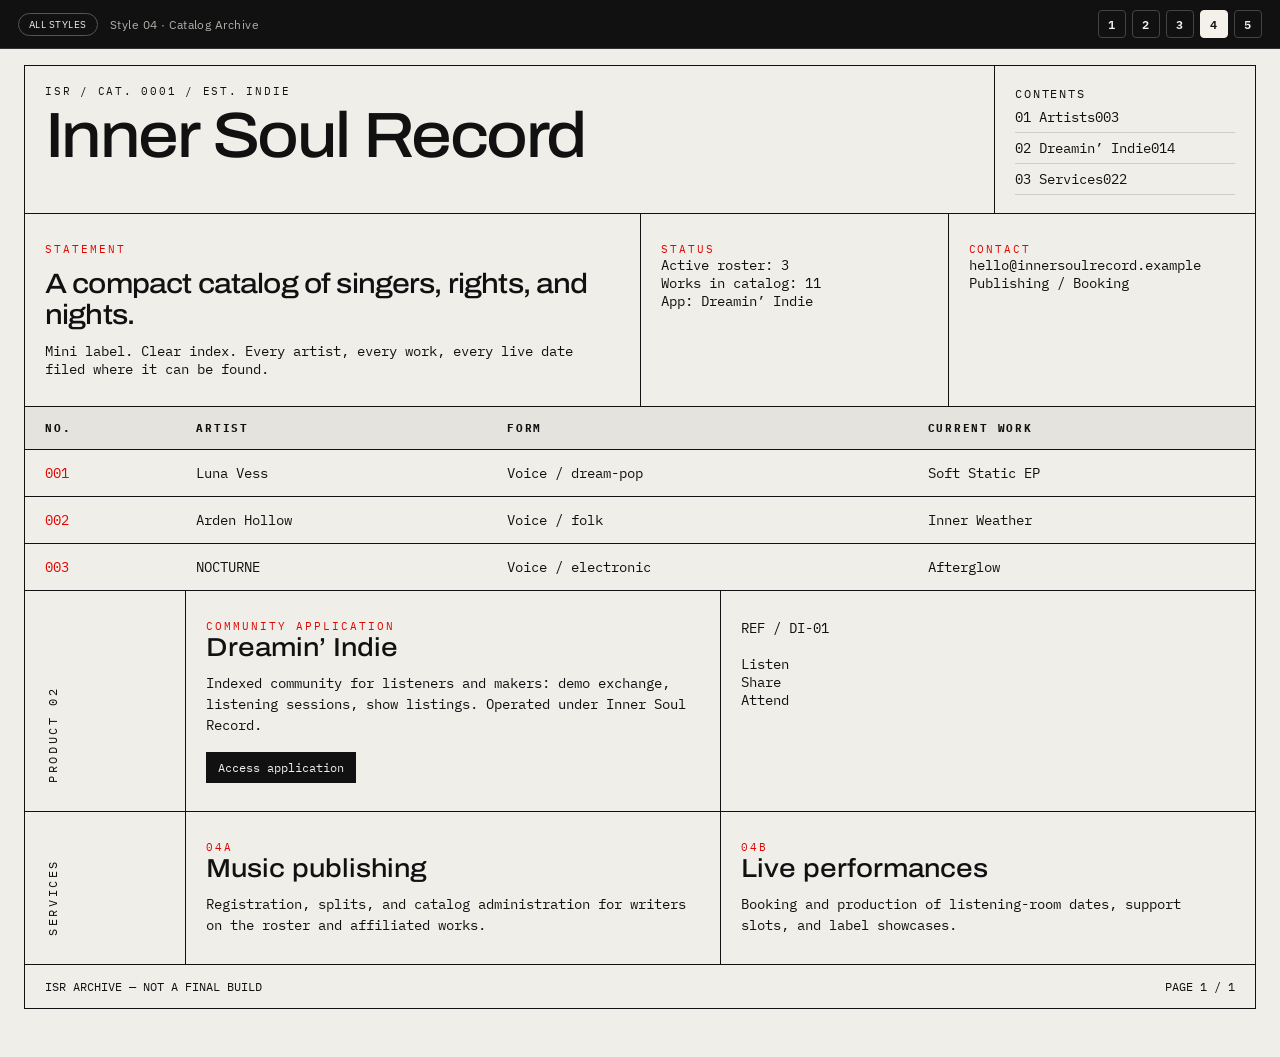
<file: styles/catalog-archive.html>
<!DOCTYPE html>
<html lang="en">
<head>
  <meta charset="UTF-8" />
  <meta name="viewport" content="width=device-width, initial-scale=1" />
  <title>Inner Soul Record — Catalog Archive</title>
  <link rel="preconnect" href="https://fonts.googleapis.com" />
  <link rel="preconnect" href="https://fonts.gstatic.com" crossorigin />
  <link href="https://fonts.googleapis.com/css2?family=Archivo:wdth,wght@96,400;96,600;112,500&family=IBM+Plex+Mono:wght@400;500&family=IBM+Plex+Sans:wght@400;500&display=swap" rel="stylesheet" />
  <link rel="stylesheet" href="../css/switcher.css" />
  <style>
    :root {
      --paper: #efeee9;
      --ink: #111;
      --red: #e10600;
      --rule: #111;
    }
    * { box-sizing: border-box; margin: 0; padding: 0; }
    body {
      background: var(--paper);
      color: var(--ink);
      font-family: "IBM Plex Mono", ui-monospace, monospace;
      font-size: 14px;
    }
    a { color: inherit; }
    .frame { margin: 16px 24px 48px; border: 1px solid var(--ink); }
    header {
      display: grid;
      grid-template-columns: 1fr auto;
      border-bottom: 1px solid var(--ink);
    }
    .brand {
      padding: 18px 20px;
      border-right: 1px solid var(--ink);
    }
    .brand small {
      display: block;
      letter-spacing: 0.16em;
      font-size: 11px;
    }
    .brand h1 {
      font-family: "Archivo", sans-serif;
      font-weight: 500;
      font-stretch: 112%;
      font-size: clamp(36px, 6vw, 64px);
      letter-spacing: -0.04em;
      line-height: 0.95;
      margin-top: 8px;
    }
    .index {
      min-width: 260px;
      padding: 18px 20px;
    }
    .index ol { list-style: none; }
    .index li { display: flex; justify-content: space-between; padding: 6px 0; border-bottom: 1px solid #ccc; }
    .index a { text-decoration: none; }
    .hero {
      display: grid;
      grid-template-columns: 2fr 1fr 1fr;
      border-bottom: 1px solid var(--ink);
    }
    .hero > div { padding: 28px 20px; }
    .hero > div + div { border-left: 1px solid var(--ink); }
    .num {
      color: var(--red);
      font-size: 11px;
      letter-spacing: 0.18em;
    }
    .hero h2 {
      font-family: "Archivo", sans-serif;
      font-stretch: 112%;
      font-size: 28px;
      font-weight: 500;
      margin: 12px 0;
      letter-spacing: -0.03em;
    }
    table {
      width: 100%;
      border-collapse: collapse;
    }
    th, td {
      text-align: left;
      padding: 14px 20px;
      border-bottom: 1px solid var(--ink);
      vertical-align: top;
    }
    th {
      font-size: 11px;
      letter-spacing: 0.16em;
      text-transform: uppercase;
      background: #e4e3dd;
    }
    tr:hover td { background: #e7e6e0; }
    .cat { color: var(--red); }
    .block {
      display: grid;
      grid-template-columns: 160px 1fr 1fr;
      border-bottom: 1px solid var(--ink);
    }
    .block > * { padding: 28px 20px; }
    .block > * + * { border-left: 1px solid var(--ink); }
    .block h3 {
      font-family: "Archivo", sans-serif;
      font-stretch: 112%;
      font-size: 26px;
      font-weight: 500;
    }
    .label-col {
      writing-mode: vertical-rl;
      transform: rotate(180deg);
      letter-spacing: 0.22em;
      font-size: 12px;
      text-transform: uppercase;
    }
    .cta {
      display: inline-block;
      margin-top: 16px;
      background: var(--ink);
      color: var(--paper);
      text-decoration: none;
      padding: 8px 12px;
      font-size: 12px;
    }
    footer {
      display: flex;
      justify-content: space-between;
      padding: 14px 20px;
      font-size: 12px;
    }
    @media (max-width: 860px) {
      .frame { margin: 12px; }
      header, .hero, .block { grid-template-columns: 1fr; }
      .brand, .hero > div + div, .block > * + * { border-right: 0; border-left: 0; border-top: 1px solid var(--ink); }
      .label-col { writing-mode: horizontal-tb; transform: none; }
      table { font-size: 12px; }
      th, td { padding: 10px; }
    }
  </style>
</head>
<body>
  <div class="isr-switcher">
    <a class="back" href="../index.html">All styles</a>
    <span class="label">Style 04 · Catalog Archive</span>
    <nav>
      <a href="midnight-vinyl.html">1</a>
      <a href="paper-zine.html">2</a>
      <a href="cassette-club.html">3</a>
      <a class="active" href="catalog-archive.html">4</a>
      <a href="hearth-stage.html">5</a>
    </nav>
  </div>

  <div class="frame">
    <header>
      <div class="brand">
        <small>ISR / CAT. 0001 / EST. INDIE</small>
        <h1>Inner Soul Record</h1>
      </div>
      <nav class="index">
        <small style="letter-spacing:0.16em;">CONTENTS</small>
        <ol>
          <li><a href="#artists"><span>01 Artists</span><span>003</span></a></li>
          <li><a href="#dreamin"><span>02 Dreamin’ Indie</span><span>014</span></a></li>
          <li><a href="#services"><span>03 Services</span><span>022</span></a></li>
        </ol>
      </nav>
    </header>

    <section class="hero">
      <div>
        <div class="num">STATEMENT</div>
        <h2>A compact catalog of singers, rights, and nights.</h2>
        <p>Mini label. Clear index. Every artist, every work, every live date filed where it can be found.</p>
      </div>
      <div>
        <div class="num">STATUS</div>
        <p>Active roster: 3<br />Works in catalog: 11<br />App: Dreamin’ Indie</p>
      </div>
      <div>
        <div class="num">CONTACT</div>
        <p>hello@innersoulrecord.example<br />Publishing / Booking</p>
      </div>
    </section>

    <section id="artists">
      <table>
        <thead>
          <tr>
            <th>No.</th>
            <th>Artist</th>
            <th>Form</th>
            <th>Current work</th>
          </tr>
        </thead>
        <tbody>
          <tr>
            <td class="cat">001</td>
            <td>Luna Vess</td>
            <td>Voice / dream-pop</td>
            <td>Soft Static EP</td>
          </tr>
          <tr>
            <td class="cat">002</td>
            <td>Arden Hollow</td>
            <td>Voice / folk</td>
            <td>Inner Weather</td>
          </tr>
          <tr>
            <td class="cat">003</td>
            <td>NOCTURNE</td>
            <td>Voice / electronic</td>
            <td>Afterglow</td>
          </tr>
        </tbody>
      </table>
    </section>

    <section class="block" id="dreamin">
      <div class="label-col">Product 02</div>
      <div>
        <div class="num">COMMUNITY APPLICATION</div>
        <h3>Dreamin’ Indie</h3>
        <p style="margin-top:12px;line-height:1.5;">Indexed community for listeners and makers: demo exchange, listening sessions, show listings. Operated under Inner Soul Record.</p>
        <a class="cta" href="#">Access application</a>
      </div>
      <div>
        <p>REF / DI-01<br /><br />Listen<br />Share<br />Attend</p>
      </div>
    </section>

    <section class="block" id="services">
      <div class="label-col">Services</div>
      <div>
        <div class="num">04A</div>
        <h3>Music publishing</h3>
        <p style="margin-top:12px;line-height:1.5;">Registration, splits, and catalog administration for writers on the roster and affiliated works.</p>
      </div>
      <div>
        <div class="num">04B</div>
        <h3>Live performances</h3>
        <p style="margin-top:12px;line-height:1.5;">Booking and production of listening-room dates, support slots, and label showcases.</p>
      </div>
    </section>

    <footer>
      <span>ISR ARCHIVE — NOT A FINAL BUILD</span>
      <span>PAGE 1 / 1</span>
    </footer>
  </div>
</body>
</html>
</file>
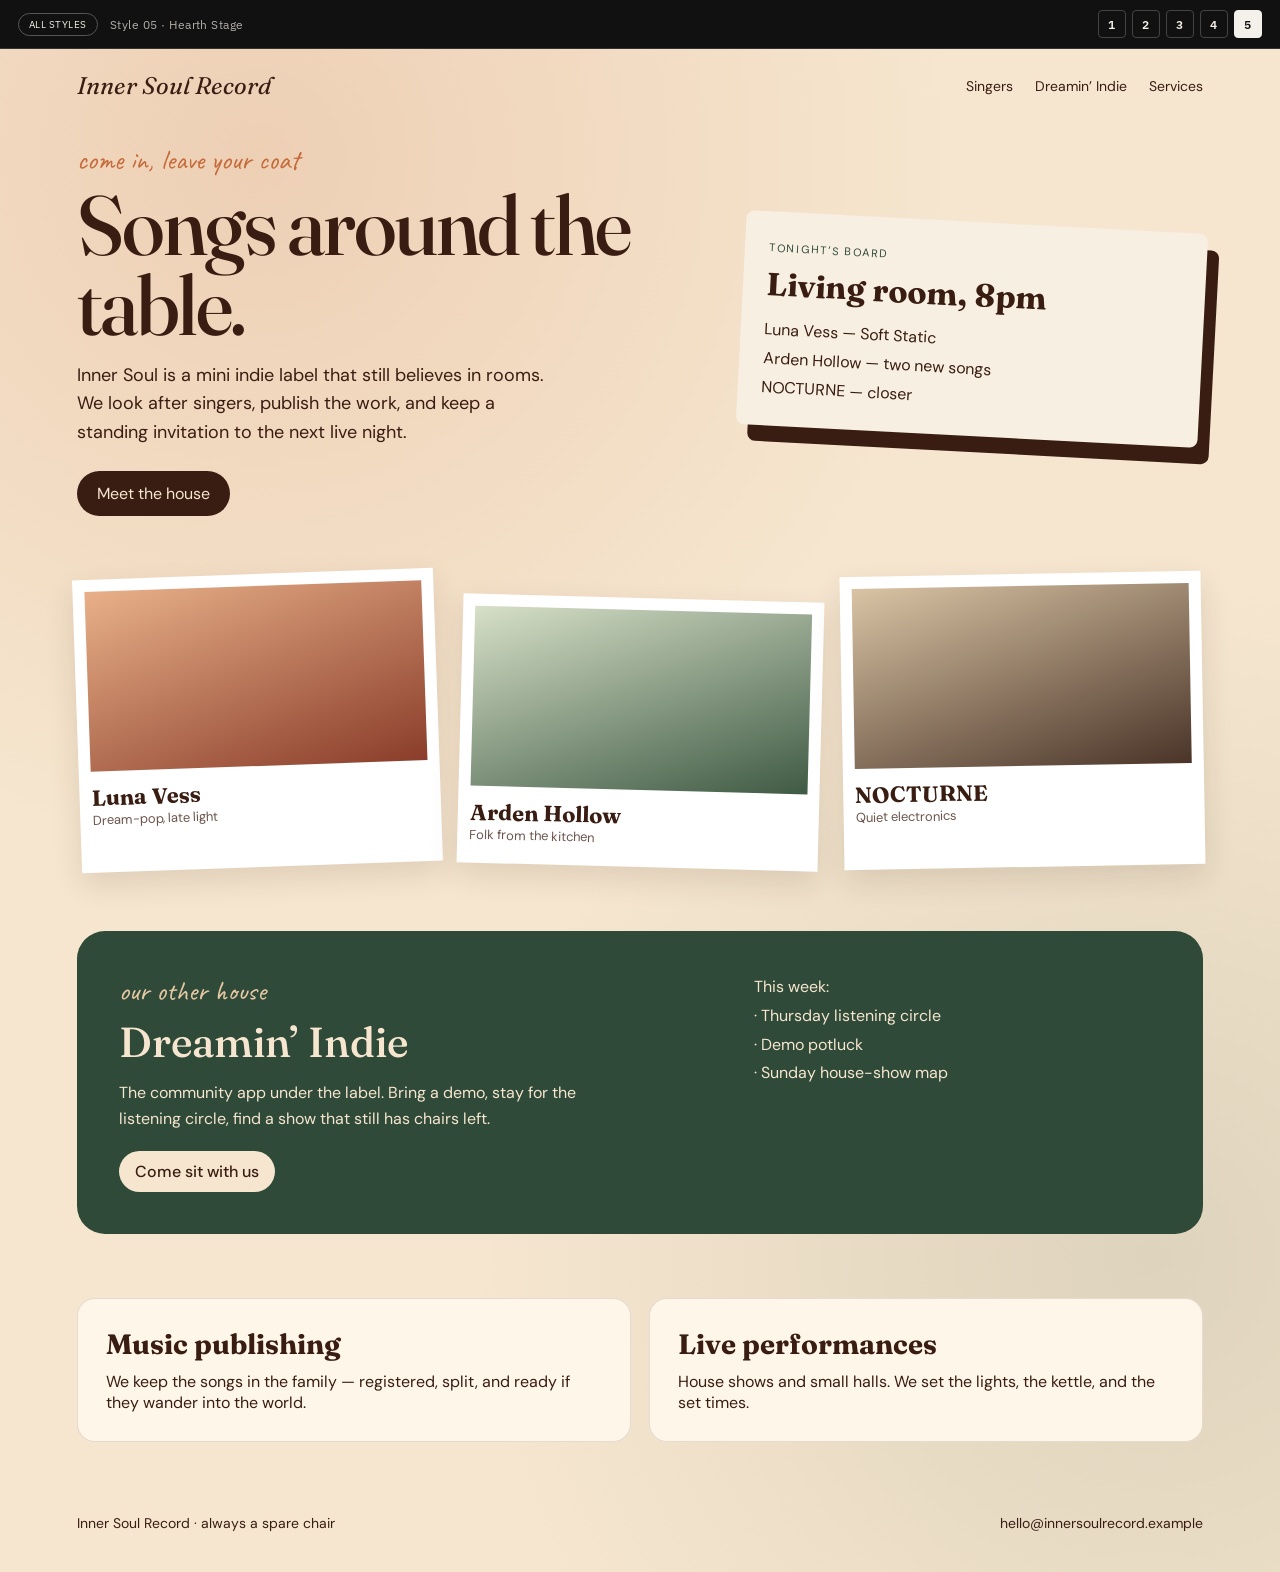
<file: styles/hearth-stage.html>
<!DOCTYPE html>
<html lang="en">
<head>
  <meta charset="UTF-8" />
  <meta name="viewport" content="width=device-width, initial-scale=1" />
  <title>Inner Soul Record — Hearth Stage</title>
  <link rel="preconnect" href="https://fonts.googleapis.com" />
  <link rel="preconnect" href="https://fonts.gstatic.com" crossorigin />
  <link href="https://fonts.googleapis.com/css2?family=Caveat:wght@500&family=DM+Sans:wght@400;500&family=Fraunces:ital,opsz,wght@0,9..144,500;1,9..144,400&family=IBM+Plex+Sans:wght@400;500&display=swap" rel="stylesheet" />
  <link rel="stylesheet" href="../css/switcher.css" />
  <style>
    :root {
      --ember: #3a1d12;
      --clay: #c56a3a;
      --cream: #f6e6cf;
      --moss: #2f4a38;
      --ticket: #f8efe3;
    }
    * { box-sizing: border-box; margin: 0; padding: 0; }
    body {
      background: var(--cream);
      color: var(--ember);
      font-family: "DM Sans", sans-serif;
      background-image:
        radial-gradient(circle at 20% 10%, rgba(197,106,58,0.18), transparent 40%),
        radial-gradient(circle at 90% 80%, rgba(47,74,56,0.12), transparent 40%);
    }
    a { color: inherit; text-decoration: none; }
    .nav {
      display: flex;
      justify-content: space-between;
      align-items: center;
      padding: 22px 6vw;
    }
    .logo {
      font-family: "Fraunces", serif;
      font-style: italic;
      font-size: 24px;
    }
    .nav ul {
      display: flex;
      gap: 22px;
      list-style: none;
      font-size: 14px;
    }
    .hero {
      padding: 20px 6vw 48px;
      display: grid;
      grid-template-columns: 1.15fr 0.85fr;
      gap: 40px;
      align-items: center;
    }
    h1 {
      font-family: "Fraunces", serif;
      font-weight: 500;
      font-size: clamp(44px, 7vw, 84px);
      line-height: 0.95;
      letter-spacing: -0.03em;
    }
    .hand {
      font-family: "Caveat", cursive;
      color: var(--clay);
      font-size: 28px;
      display: block;
      margin-bottom: 8px;
    }
    .hero p { font-size: 18px; line-height: 1.6; margin-top: 16px; max-width: 480px; }
    .ticket {
      background: var(--ticket);
      padding: 24px;
      border-radius: 8px;
      box-shadow: 12px 16px 0 var(--ember);
      transform: rotate(3deg);
    }
    .ticket small {
      letter-spacing: 0.16em;
      text-transform: uppercase;
      font-size: 11px;
      color: var(--moss);
    }
    .ticket h2 {
      font-family: "Fraunces", serif;
      font-size: 32px;
      margin: 8px 0 12px;
    }
    .ticket ul { list-style: none; line-height: 1.8; }
    .btn {
      display: inline-block;
      margin-top: 24px;
      background: var(--ember);
      color: var(--cream);
      padding: 12px 20px;
      border-radius: 999px;
    }
    .artists {
      padding: 10px 6vw 64px;
      display: grid;
      grid-template-columns: repeat(3, 1fr);
      gap: 22px;
    }
    .polaroid {
      background: #fff;
      padding: 12px 12px 20px;
      box-shadow: 0 12px 30px rgba(58,29,18,0.12);
    }
    .polaroid:nth-child(1) { transform: rotate(-2deg); }
    .polaroid:nth-child(2) { transform: rotate(1.5deg); margin-top: 24px; }
    .polaroid:nth-child(3) { transform: rotate(-1deg); }
    .photo {
      height: 180px;
      margin-bottom: 12px;
    }
    .p1 { background: linear-gradient(160deg, #e8b089, #8a3d2a); }
    .p2 { background: linear-gradient(160deg, #d7e0c8, #3f5a44); }
    .p3 { background: linear-gradient(160deg, #d9c4a5, #4a3428); }
    .polaroid h3 { font-family: "Fraunces", serif; font-size: 22px; }
    .polaroid p { font-size: 13px; opacity: 0.75; }
    .community {
      margin: 0 6vw 64px;
      background: var(--moss);
      color: var(--cream);
      border-radius: 28px;
      padding: 42px;
      display: grid;
      grid-template-columns: 1.2fr 0.8fr;
      gap: 24px;
    }
    .community h2 {
      font-family: "Fraunces", serif;
      font-size: 42px;
      font-weight: 500;
    }
    .community .hand { color: #e7c9a4; }
    .pill {
      display: inline-block;
      margin-top: 20px;
      background: var(--cream);
      color: var(--ember);
      padding: 10px 16px;
      border-radius: 999px;
      font-weight: 500;
    }
    .services {
      display: grid;
      grid-template-columns: 1fr 1fr;
      gap: 18px;
      padding: 0 6vw 72px;
    }
    .services article {
      background: #fff6ea;
      padding: 28px;
      border-radius: 18px;
      border: 1px solid rgba(58,29,18,0.12);
    }
    .services h3 {
      font-family: "Fraunces", serif;
      font-size: 28px;
      margin-bottom: 10px;
    }
    footer {
      padding: 0 6vw 40px;
      display: flex;
      justify-content: space-between;
      font-size: 14px;
    }
    @media (max-width: 860px) {
      .hero, .artists, .community, .services { grid-template-columns: 1fr; }
      .nav { flex-direction: column; align-items: flex-start; gap: 10px; }
      .polaroid { transform: none !important; margin-top: 0 !important; }
      .ticket { transform: none; }
      footer { flex-direction: column; gap: 8px; }
    }
  </style>
</head>
<body>
  <div class="isr-switcher">
    <a class="back" href="../index.html">All styles</a>
    <span class="label">Style 05 · Hearth Stage</span>
    <nav>
      <a href="midnight-vinyl.html">1</a>
      <a href="paper-zine.html">2</a>
      <a href="cassette-club.html">3</a>
      <a href="catalog-archive.html">4</a>
      <a class="active" href="hearth-stage.html">5</a>
    </nav>
  </div>

  <header class="nav">
    <a class="logo" href="#">Inner Soul Record</a>
    <ul>
      <li><a href="#artists">Singers</a></li>
      <li><a href="#dreamin">Dreamin’ Indie</a></li>
      <li><a href="#services">Services</a></li>
    </ul>
  </header>

  <section class="hero">
    <div>
      <span class="hand">come in, leave your coat</span>
      <h1>Songs around the table.</h1>
      <p>Inner Soul is a mini indie label that still believes in rooms. We look after singers, publish the work, and keep a standing invitation to the next live night.</p>
      <a class="btn" href="#artists">Meet the house</a>
    </div>
    <aside class="ticket">
      <small>Tonight’s board</small>
      <h2>Living room, 8pm</h2>
      <ul>
        <li>Luna Vess — Soft Static</li>
        <li>Arden Hollow — two new songs</li>
        <li>NOCTURNE — closer</li>
      </ul>
    </aside>
  </section>

  <section class="artists" id="artists">
    <article class="polaroid">
      <div class="photo p1"></div>
      <h3>Luna Vess</h3>
      <p>Dream-pop, late light</p>
    </article>
    <article class="polaroid">
      <div class="photo p2"></div>
      <h3>Arden Hollow</h3>
      <p>Folk from the kitchen</p>
    </article>
    <article class="polaroid">
      <div class="photo p3"></div>
      <h3>NOCTURNE</h3>
      <p>Quiet electronics</p>
    </article>
  </section>

  <section class="community" id="dreamin">
    <div>
      <span class="hand">our other house</span>
      <h2>Dreamin’ Indie</h2>
      <p style="margin-top:12px;max-width:480px;line-height:1.6;">The community app under the label. Bring a demo, stay for the listening circle, find a show that still has chairs left.</p>
      <a class="pill" href="#">Come sit with us</a>
    </div>
    <div>
      <p style="line-height:1.8;">This week:<br />· Thursday listening circle<br />· Demo potluck<br />· Sunday house-show map</p>
    </div>
  </section>

  <section class="services" id="services">
    <article>
      <h3>Music publishing</h3>
      <p>We keep the songs in the family — registered, split, and ready if they wander into the world.</p>
    </article>
    <article>
      <h3>Live performances</h3>
      <p>House shows and small halls. We set the lights, the kettle, and the set times.</p>
    </article>
  </section>

  <footer>
    <span>Inner Soul Record · always a spare chair</span>
    <span>hello@innersoulrecord.example</span>
  </footer>
</body>
</html>
</file>
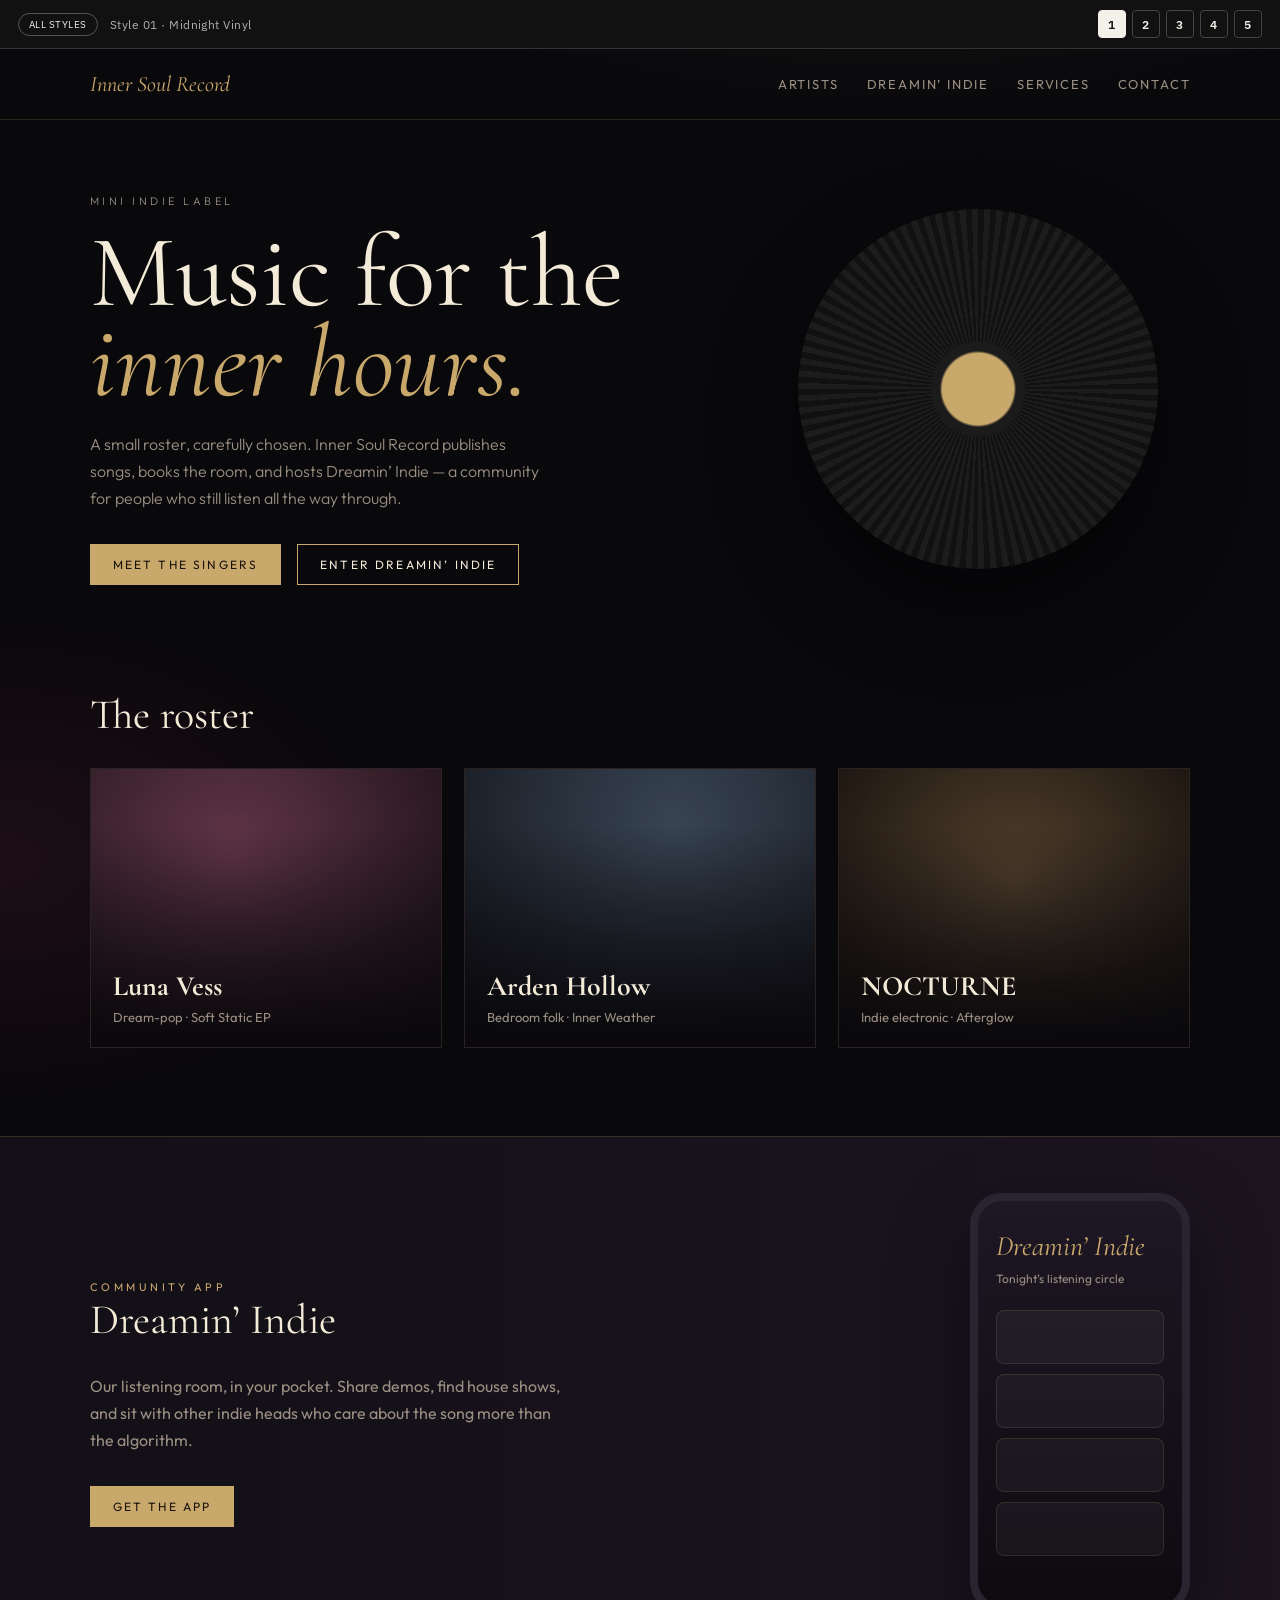
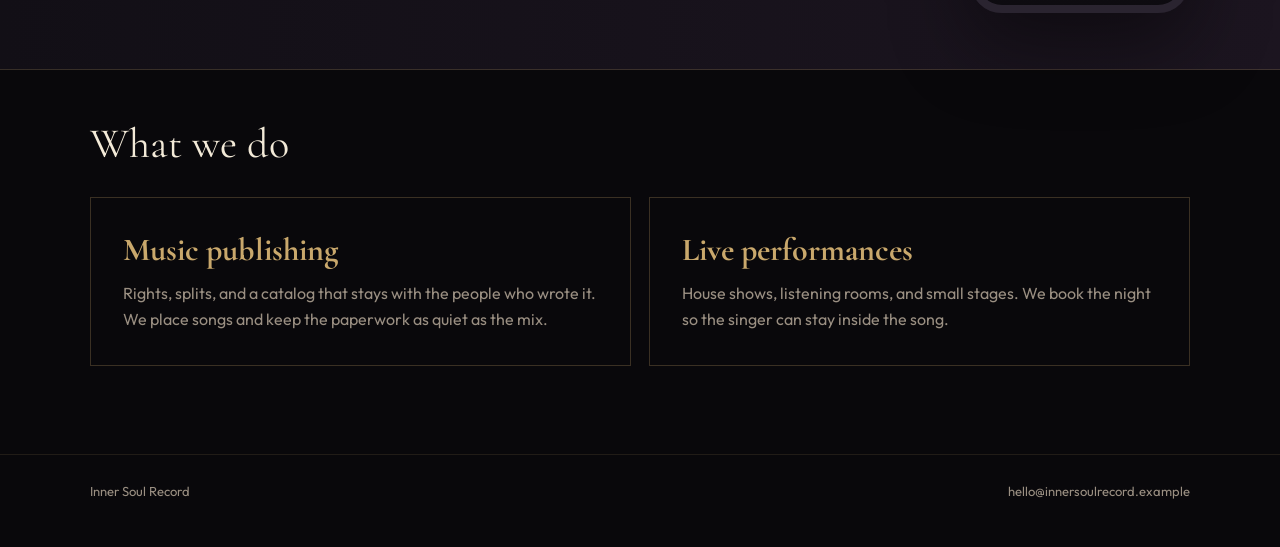
<file: styles/midnight-vinyl.html>
<!DOCTYPE html>
<html lang="en">
<head>
  <meta charset="UTF-8" />
  <meta name="viewport" content="width=device-width, initial-scale=1" />
  <title>Inner Soul Record — Midnight Vinyl</title>
  <link rel="preconnect" href="https://fonts.googleapis.com" />
  <link rel="preconnect" href="https://fonts.gstatic.com" crossorigin />
  <link href="https://fonts.googleapis.com/css2?family=Cormorant+Garamond:ital,wght@0,400;0,500;0,600;1,400;1,500&family=IBM+Plex+Sans:wght@400;500&family=Outfit:wght@300;400;500&display=swap" rel="stylesheet" />
  <link rel="stylesheet" href="../css/switcher.css" />
  <style>
    :root {
      --bg: #09080b;
      --panel: #141018;
      --gold: #c9a86c;
      --cream: #f3ead8;
      --mute: #9a8f82;
    }
    * { box-sizing: border-box; margin: 0; padding: 0; }
    html, body { background: var(--bg); color: var(--cream); }
    body {
      font-family: "Outfit", sans-serif;
      background-image:
        radial-gradient(1200px 600px at 70% -10%, rgba(201,168,108,0.12), transparent 55%),
        radial-gradient(800px 500px at 0% 40%, rgba(90,30,60,0.25), transparent 50%);
    }
    a { color: inherit; text-decoration: none; }
    .site-nav {
      display: flex;
      justify-content: space-between;
      align-items: center;
      padding: 22px 7vw;
      border-bottom: 1px solid rgba(201,168,108,0.18);
    }
    .logo {
      font-family: "Cormorant Garamond", serif;
      font-style: italic;
      font-size: 22px;
      color: var(--gold);
    }
    .site-nav ul {
      display: flex;
      gap: 28px;
      list-style: none;
      font-size: 13px;
      letter-spacing: 0.14em;
      text-transform: uppercase;
      color: var(--mute);
    }
    .hero {
      display: grid;
      grid-template-columns: 1.2fr 0.8fr;
      gap: 40px;
      padding: 72px 7vw 80px;
      align-items: center;
    }
    .eyebrow {
      color: var(--gold);
      letter-spacing: 0.32em;
      text-transform: uppercase;
      font-size: 11px;
    }
    h1 {
      font-family: "Cormorant Garamond", serif;
      font-weight: 400;
      font-size: clamp(56px, 8vw, 112px);
      line-height: 0.88;
      margin: 16px 0 24px;
    }
    h1 em { font-style: italic; color: var(--gold); }
    .hero p {
      max-width: 460px;
      color: var(--mute);
      line-height: 1.7;
      font-weight: 300;
    }
    .hero-actions {
      display: flex;
      gap: 16px;
      margin-top: 32px;
    }
    .btn {
      border: 1px solid var(--gold);
      padding: 12px 22px;
      font-size: 12px;
      letter-spacing: 0.18em;
      text-transform: uppercase;
    }
    .btn.solid { background: var(--gold); color: #1a120c; }
    .vinyl-wrap { display: grid; place-items: center; position: relative; }
    .vinyl {
      width: min(360px, 70vw);
      aspect-ratio: 1;
      border-radius: 50%;
      background:
        radial-gradient(circle at 50% 50%, #c9a86c 0 14%, #1b1b1b 15% 18%, transparent 19%),
        repeating-conic-gradient(#111 0 2deg, #1c1c1c 2deg 4deg);
      box-shadow: 0 40px 80px rgba(0,0,0,0.55);
      animation: spin 18s linear infinite;
    }
    @keyframes spin { to { transform: rotate(360deg); } }
    section { padding: 24px 7vw 88px; }
    .section-title {
      font-family: "Cormorant Garamond", serif;
      font-size: 42px;
      font-weight: 400;
      margin-bottom: 28px;
    }
    .artists {
      display: grid;
      grid-template-columns: repeat(3, 1fr);
      gap: 22px;
    }
    .artist {
      background: var(--panel);
      min-height: 280px;
      padding: 22px;
      display: flex;
      flex-direction: column;
      justify-content: flex-end;
      border: 1px solid rgba(201,168,108,0.12);
      position: relative;
      overflow: hidden;
    }
    .artist::before {
      content: "";
      position: absolute;
      inset: 0;
      opacity: 0.9;
    }
    .a1::before { background: linear-gradient(180deg, transparent 20%, #09080b), radial-gradient(circle at 40% 30%, #6a3a4e, #1a1016); }
    .a2::before { background: linear-gradient(180deg, transparent 20%, #09080b), radial-gradient(circle at 60% 20%, #3d4a5a, #101318); }
    .a3::before { background: linear-gradient(180deg, transparent 20%, #09080b), radial-gradient(circle at 50% 40%, #5a4630, #16110c); }
    .artist h3, .artist p { position: relative; }
    .artist h3 { font-family: "Cormorant Garamond", serif; font-size: 28px; }
    .artist p { color: var(--mute); font-size: 13px; margin-top: 6px; }
    .dream {
      display: grid;
      grid-template-columns: 1.1fr 0.9fr;
      gap: 48px;
      align-items: center;
      background: linear-gradient(90deg, #120f16, #1c1520);
      padding: 56px 7vw;
      margin: 0 0 24px;
      border-top: 1px solid rgba(201,168,108,0.2);
      border-bottom: 1px solid rgba(201,168,108,0.2);
    }
    .phone {
      width: 220px;
      height: 420px;
      border: 8px solid #2a2430;
      border-radius: 32px;
      margin-left: auto;
      background: linear-gradient(#1e1724, #0d0b10);
      padding: 28px 18px;
      box-shadow: 0 30px 80px rgba(0,0,0,0.45);
    }
    .phone .app-name {
      font-family: "Cormorant Garamond", serif;
      font-style: italic;
      color: var(--gold);
      font-size: 28px;
    }
    .feed { margin-top: 24px; display: grid; gap: 10px; }
    .feed div {
      height: 54px;
      background: rgba(255,255,255,0.04);
      border: 1px solid rgba(201,168,108,0.15);
      border-radius: 8px;
    }
    .services {
      display: grid;
      grid-template-columns: 1fr 1fr;
      gap: 18px;
    }
    .service {
      border: 1px solid rgba(201,168,108,0.25);
      padding: 32px;
    }
    .service h3 {
      font-family: "Cormorant Garamond", serif;
      font-size: 32px;
      color: var(--gold);
      margin-bottom: 12px;
    }
    .service p { color: var(--mute); line-height: 1.6; }
    footer {
      padding: 28px 7vw 48px;
      color: var(--mute);
      font-size: 13px;
      display: flex;
      justify-content: space-between;
      border-top: 1px solid rgba(201,168,108,0.12);
    }
    @media (max-width: 860px) {
      .hero, .artists, .dream, .services, .site-nav ul { grid-template-columns: 1fr; display: grid; }
      .site-nav { flex-direction: column; gap: 12px; align-items: flex-start; }
      .site-nav ul { display: flex; flex-wrap: wrap; gap: 14px; }
      .phone { margin: 24px auto 0; }
      footer { flex-direction: column; gap: 8px; }
    }
  </style>
</head>
<body>
  <div class="isr-switcher">
    <a class="back" href="../index.html">All styles</a>
    <span class="label">Style 01 · Midnight Vinyl</span>
    <nav>
      <a class="active" href="midnight-vinyl.html">1</a>
      <a href="paper-zine.html">2</a>
      <a href="cassette-club.html">3</a>
      <a href="catalog-archive.html">4</a>
      <a href="hearth-stage.html">5</a>
    </nav>
  </div>

  <header class="site-nav">
    <a class="logo" href="#">Inner Soul Record</a>
    <ul>
      <li><a href="#artists">Artists</a></li>
      <li><a href="#dreamin">Dreamin’ Indie</a></li>
      <li><a href="#services">Services</a></li>
      <li><a href="#contact">Contact</a></li>
    </ul>
  </header>

  <section class="hero">
    <div>
      <p class="eyebrow">Mini indie label</p>
      <h1>Music for the <em>inner hours.</em></h1>
      <p>A small roster, carefully chosen. Inner Soul Record publishes songs, books the room, and hosts Dreamin’ Indie — a community for people who still listen all the way through.</p>
      <div class="hero-actions">
        <a class="btn solid" href="#artists">Meet the singers</a>
        <a class="btn" href="#dreamin">Enter Dreamin’ Indie</a>
      </div>
    </div>
    <div class="vinyl-wrap"><div class="vinyl" aria-hidden="true"></div></div>
  </section>

  <section id="artists">
    <h2 class="section-title">The roster</h2>
    <div class="artists">
      <article class="artist a1">
        <h3>Luna Vess</h3>
        <p>Dream-pop · Soft Static EP</p>
      </article>
      <article class="artist a2">
        <h3>Arden Hollow</h3>
        <p>Bedroom folk · Inner Weather</p>
      </article>
      <article class="artist a3">
        <h3>NOCTURNE</h3>
        <p>Indie electronic · Afterglow</p>
      </article>
    </div>
  </section>

  <section class="dream" id="dreamin">
    <div>
      <p class="eyebrow">Community app</p>
      <h2 class="section-title">Dreamin’ Indie</h2>
      <p style="color:var(--mute);max-width:480px;line-height:1.7;">Our listening room, in your pocket. Share demos, find house shows, and sit with other indie heads who care about the song more than the algorithm.</p>
      <div class="hero-actions">
        <a class="btn solid" href="#">Get the app</a>
      </div>
    </div>
    <div class="phone">
      <div class="app-name">Dreamin’ Indie</div>
      <p style="color:var(--mute);font-size:12px;margin-top:8px;">Tonight’s listening circle</p>
      <div class="feed"><div></div><div></div><div></div><div></div></div>
    </div>
  </section>

  <section id="services">
    <h2 class="section-title">What we do</h2>
    <div class="services">
      <article class="service">
        <h3>Music publishing</h3>
        <p>Rights, splits, and a catalog that stays with the people who wrote it. We place songs and keep the paperwork as quiet as the mix.</p>
      </article>
      <article class="service">
        <h3>Live performances</h3>
        <p>House shows, listening rooms, and small stages. We book the night so the singer can stay inside the song.</p>
      </article>
    </div>
  </section>

  <footer id="contact">
    <span>Inner Soul Record</span>
    <span>hello@innersoulrecord.example</span>
  </footer>
</body>
</html>
</file>
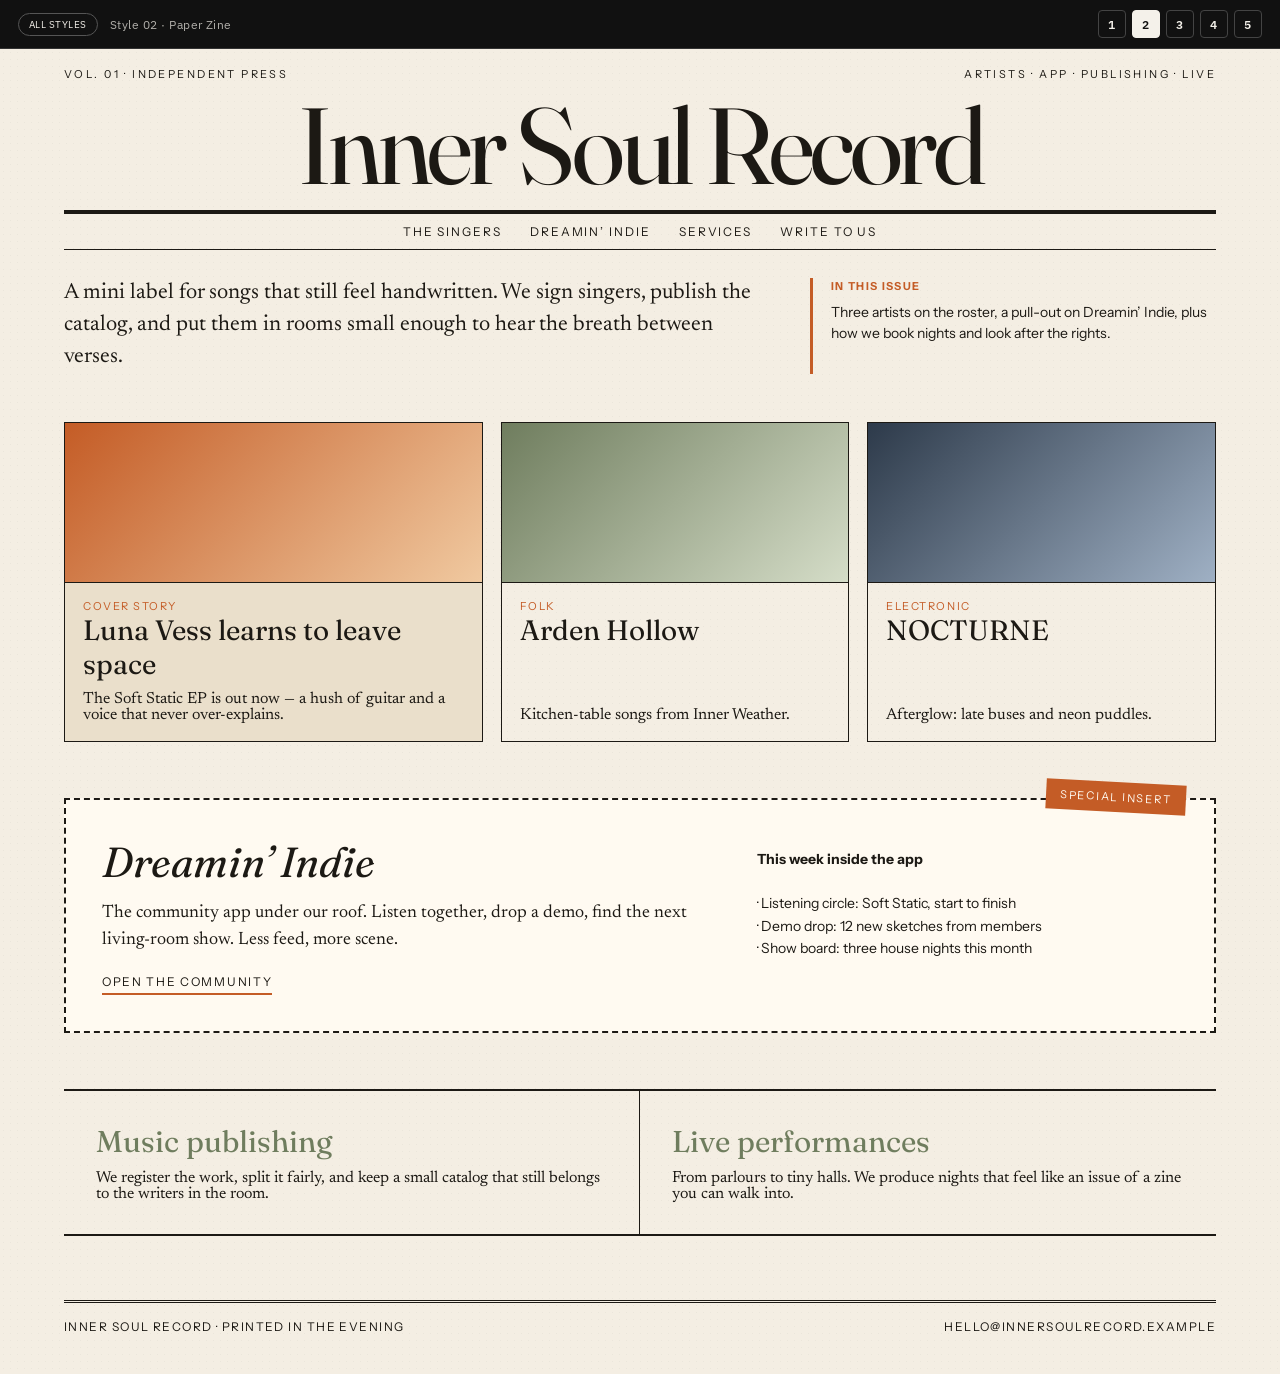
<file: styles/paper-zine.html>
<!DOCTYPE html>
<html lang="en">
<head>
  <meta charset="UTF-8" />
  <meta name="viewport" content="width=device-width, initial-scale=1" />
  <title>Inner Soul Record — Paper Zine</title>
  <link rel="preconnect" href="https://fonts.googleapis.com" />
  <link rel="preconnect" href="https://fonts.gstatic.com" crossorigin />
  <link href="https://fonts.googleapis.com/css2?family=Fraunces:ital,opsz,wght@0,9..144,400;0,9..144,600;1,9..144,400&family=IBM+Plex+Sans:wght@400;500&family=Instrument+Sans:wght@400;500&family=Newsreader:ital,opsz,wght@0,6..72,400;1,6..72,400&display=swap" rel="stylesheet" />
  <link rel="stylesheet" href="../css/switcher.css" />
  <style>
    :root {
      --paper: #f4eee3;
      --ink: #1c1914;
      --rust: #c45c26;
      --sage: #6f7d5e;
      --rule: #d8cbb8;
    }
    * { box-sizing: border-box; margin: 0; padding: 0; }
    body {
      background: var(--paper);
      color: var(--ink);
      font-family: "Newsreader", Georgia, serif;
      background-image: radial-gradient(rgba(28,25,20,0.04) 0.7px, transparent 0.7px);
      background-size: 7px 7px;
    }
    a { color: inherit; text-decoration: none; }
    .masthead {
      border-bottom: 3px solid var(--ink);
      margin: 18px 5vw 0;
      padding-bottom: 10px;
    }
    .mast-top {
      display: flex;
      justify-content: space-between;
      font-family: "Instrument Sans", sans-serif;
      font-size: 11px;
      letter-spacing: 0.22em;
      text-transform: uppercase;
    }
    h1 {
      font-family: "Fraunces", serif;
      font-weight: 400;
      font-size: clamp(48px, 9vw, 108px);
      line-height: 0.86;
      letter-spacing: -0.04em;
      text-align: center;
      padding: 18px 0 8px;
    }
    .nav {
      display: flex;
      justify-content: center;
      gap: 28px;
      font-family: "Instrument Sans", sans-serif;
      font-size: 12px;
      letter-spacing: 0.16em;
      text-transform: uppercase;
      border-top: 1px solid var(--ink);
      border-bottom: 1px solid var(--ink);
      padding: 10px;
      margin: 0 5vw 28px;
    }
    .lead {
      display: grid;
      grid-template-columns: 1.4fr 0.8fr;
      gap: 36px;
      margin: 0 5vw 48px;
    }
    .lead p {
      font-size: 22px;
      line-height: 1.45;
    }
    .lead aside {
      border-left: 3px solid var(--rust);
      padding-left: 18px;
      font-family: "Instrument Sans", sans-serif;
      font-size: 14px;
      line-height: 1.5;
    }
    .lead aside strong { color: var(--rust); display: block; margin-bottom: 8px; letter-spacing: 0.12em; text-transform: uppercase; font-size: 11px; }
    .features {
      display: grid;
      grid-template-columns: 1.2fr 1fr 1fr;
      gap: 18px;
      margin: 0 5vw 56px;
    }
    .feature {
      border: 1.5px solid var(--ink);
      min-height: 320px;
      padding: 18px;
      display: flex;
      flex-direction: column;
      justify-content: space-between;
    }
    .feature.big { background: #eadfcb; }
    .swatch {
      height: 160px;
      margin: -18px -18px 16px;
      border-bottom: 1.5px solid var(--ink);
    }
    .s1 { background: linear-gradient(135deg, #c45c26, #f0c9a0); }
    .s2 { background: linear-gradient(135deg, #6f7d5e, #d5ddc8); }
    .s3 { background: linear-gradient(135deg, #2d3a4a, #9fb0c4); }
    .feature h3 {
      font-family: "Fraunces", serif;
      font-size: 28px;
      font-weight: 400;
    }
    .feature .tag {
      font-family: "Instrument Sans", sans-serif;
      font-size: 11px;
      letter-spacing: 0.14em;
      text-transform: uppercase;
      color: var(--rust);
    }
    .insert {
      margin: 0 5vw 56px;
      border: 2px dashed var(--ink);
      padding: 36px;
      display: grid;
      grid-template-columns: 1.2fr 0.8fr;
      gap: 24px;
      background: #fffaf1;
      position: relative;
    }
    .sticker {
      position: absolute;
      right: 28px;
      top: -18px;
      background: var(--rust);
      color: #fffaf1;
      font-family: "Instrument Sans", sans-serif;
      font-size: 11px;
      letter-spacing: 0.16em;
      text-transform: uppercase;
      padding: 8px 14px;
      transform: rotate(3deg);
    }
    .insert h2 {
      font-family: "Fraunces", serif;
      font-size: 42px;
      font-weight: 400;
      font-style: italic;
    }
    .insert p { font-size: 18px; line-height: 1.5; margin-top: 12px; }
    .btn {
      display: inline-block;
      margin-top: 20px;
      font-family: "Instrument Sans", sans-serif;
      letter-spacing: 0.14em;
      text-transform: uppercase;
      font-size: 12px;
      border-bottom: 2px solid var(--rust);
      padding-bottom: 4px;
    }
    .services {
      display: grid;
      grid-template-columns: 1fr 1fr;
      gap: 0;
      margin: 0 5vw 64px;
      border-top: 2px solid var(--ink);
      border-bottom: 2px solid var(--ink);
    }
    .services article {
      padding: 32px;
    }
    .services article:first-child { border-right: 1.5px solid var(--ink); }
    .services h3 {
      font-family: "Fraunces", serif;
      font-size: 30px;
      font-weight: 400;
      color: var(--sage);
      margin-bottom: 10px;
    }
    footer {
      margin: 0 5vw 40px;
      display: flex;
      justify-content: space-between;
      font-family: "Instrument Sans", sans-serif;
      font-size: 12px;
      letter-spacing: 0.12em;
      text-transform: uppercase;
      border-top: 3px double var(--ink);
      padding-top: 16px;
    }
    @media (max-width: 860px) {
      .lead, .features, .insert, .services { grid-template-columns: 1fr; }
      .services article:first-child { border-right: 0; border-bottom: 1.5px solid var(--ink); }
      .nav { flex-wrap: wrap; gap: 12px; }
      footer { flex-direction: column; gap: 8px; }
    }
  </style>
</head>
<body>
  <div class="isr-switcher">
    <a class="back" href="../index.html">All styles</a>
    <span class="label">Style 02 · Paper Zine</span>
    <nav>
      <a href="midnight-vinyl.html">1</a>
      <a class="active" href="paper-zine.html">2</a>
      <a href="cassette-club.html">3</a>
      <a href="catalog-archive.html">4</a>
      <a href="hearth-stage.html">5</a>
    </nav>
  </div>

  <header class="masthead">
    <div class="mast-top">
      <span>Vol. 01 · Independent press</span>
      <span>Artists · App · Publishing · Live</span>
    </div>
    <h1>Inner Soul Record</h1>
  </header>
  <nav class="nav">
    <a href="#artists">The singers</a>
    <a href="#dreamin">Dreamin’ Indie</a>
    <a href="#services">Services</a>
    <a href="#contact">Write to us</a>
  </nav>

  <section class="lead">
    <p>A mini label for songs that still feel handwritten. We sign singers, publish the catalog, and put them in rooms small enough to hear the breath between verses.</p>
    <aside>
      <strong>In this issue</strong>
      Three artists on the roster, a pull-out on Dreamin’ Indie, plus how we book nights and look after the rights.
    </aside>
  </section>

  <section class="features" id="artists">
    <article class="feature big">
      <div>
        <div class="swatch s1"></div>
        <p class="tag">Cover story</p>
        <h3>Luna Vess learns to leave space</h3>
      </div>
      <p>The Soft Static EP is out now — a hush of guitar and a voice that never over-explains.</p>
    </article>
    <article class="feature">
      <div>
        <div class="swatch s2"></div>
        <p class="tag">Folk</p>
        <h3>Arden Hollow</h3>
      </div>
      <p>Kitchen-table songs from Inner Weather.</p>
    </article>
    <article class="feature">
      <div>
        <div class="swatch s3"></div>
        <p class="tag">Electronic</p>
        <h3>NOCTURNE</h3>
      </div>
      <p>Afterglow: late buses and neon puddles.</p>
    </article>
  </section>

  <section class="insert" id="dreamin">
    <span class="sticker">Special insert</span>
    <div>
      <h2>Dreamin’ Indie</h2>
      <p>The community app under our roof. Listen together, drop a demo, find the next living-room show. Less feed, more scene.</p>
      <a class="btn" href="#">Open the community</a>
    </div>
    <div>
      <p style="font-family:'Instrument Sans',sans-serif;font-size:14px;line-height:1.6;">
        <strong>This week inside the app</strong><br /><br />
        · Listening circle: Soft Static, start to finish<br />
        · Demo drop: 12 new sketches from members<br />
        · Show board: three house nights this month
      </p>
    </div>
  </section>

  <section class="services" id="services">
    <article>
      <h3>Music publishing</h3>
      <p>We register the work, split it fairly, and keep a small catalog that still belongs to the writers in the room.</p>
    </article>
    <article>
      <h3>Live performances</h3>
      <p>From parlours to tiny halls. We produce nights that feel like an issue of a zine you can walk into.</p>
    </article>
  </section>

  <footer id="contact">
    <span>Inner Soul Record · Printed in the evening</span>
    <span>hello@innersoulrecord.example</span>
  </footer>
</body>
</html>
</file>
<file: css/gallery.css>
:root {
  --ink: #14110e;
  --paper: #f3eee6;
  --muted: #6b645b;
  --line: #d9d0c4;
}

* {
  box-sizing: border-box;
  margin: 0;
  padding: 0;
}

html,
body {
  background: var(--paper);
  color: var(--ink);
  font-family: "Instrument Sans", "Helvetica Neue", sans-serif;
}

body {
  min-height: 100vh;
}

a {
  color: inherit;
}

.wrap {
  max-width: 1200px;
  margin: 0 auto;
  padding: 48px 24px 96px;
}

.kicker {
  font-size: 11px;
  letter-spacing: 0.28em;
  text-transform: uppercase;
  color: var(--muted);
}

h1 {
  font-family: "Fraunces", Georgia, serif;
  font-weight: 400;
  font-size: clamp(42px, 7vw, 84px);
  line-height: 0.95;
  letter-spacing: -0.03em;
  margin: 12px 0 20px;
}

.lede {
  max-width: 640px;
  font-size: 18px;
  line-height: 1.55;
  color: #3c372f;
}

.meta {
  display: flex;
  flex-wrap: wrap;
  gap: 10px 28px;
  margin: 28px 0 48px;
  font-size: 13px;
  color: var(--muted);
}

.grid {
  display: grid;
  gap: 22px;
}

.card {
  display: grid;
  grid-template-columns: 1.15fr 0.85fr;
  min-height: 280px;
  border: 1px solid var(--ink);
  overflow: hidden;
  text-decoration: none;
  background: #fffdf8;
}

.card:hover .preview {
  transform: scale(1.03);
}

.preview {
  min-height: 240px;
  transition: transform 0.4s ease;
  position: relative;
  overflow: hidden;
}

.info {
  padding: 28px 28px 24px;
  display: flex;
  flex-direction: column;
  border-left: 1px solid var(--ink);
}

.num {
  font-variant-numeric: tabular-nums;
  font-size: 12px;
  letter-spacing: 0.18em;
  text-transform: uppercase;
  color: var(--muted);
}

.info h2 {
  font-family: "Fraunces", Georgia, serif;
  font-size: 32px;
  font-weight: 500;
  margin: 8px 0 12px;
  letter-spacing: -0.03em;
}

.info p {
  font-size: 15px;
  line-height: 1.5;
  color: #3f3a33;
  flex: 1;
}

.chips {
  display: flex;
  gap: 8px;
  margin: 16px 0;
}

.chip {
  width: 16px;
  height: 16px;
  border: 1px solid rgba(0, 0, 0, 0.25);
}

.cta {
  font-size: 12px;
  letter-spacing: 0.16em;
  text-transform: uppercase;
  border-top: 1px solid var(--line);
  padding-top: 14px;
}

/* Preview palettes */
.p1 {
  background: radial-gradient(circle at 30% 20%, #3a2433, #0b0a0d 62%);
}
.p1::after {
  content: "INNER SOUL";
  position: absolute;
  left: 24px;
  bottom: 28px;
  color: #e6c98a;
  font-family: "Cormorant Garamond", Georgia, serif;
  font-style: italic;
  font-size: 42px;
  letter-spacing: -0.03em;
}
.p1 .disc {
  position: absolute;
  right: -40px;
  top: 18px;
  width: 220px;
  height: 220px;
  border-radius: 50%;
  background: conic-gradient(#1a1a1a, #444, #111, #555, #1a1a1a);
  box-shadow: 0 20px 40px rgba(0, 0, 0, 0.4);
}
.p1 .disc::after {
  content: "";
  position: absolute;
  inset: 78px;
  border-radius: 50%;
  background: #c9a86c;
}

.p2 {
  background: repeating-linear-gradient(
    0deg,
    #f7f1e6,
    #f7f1e6 24px,
    #efe6d6 25px
  );
}
.p2 .mast {
  position: absolute;
  inset: 24px;
  border: 1.5px solid #1c1914;
  display: flex;
  flex-direction: column;
  justify-content: space-between;
  padding: 16px;
}
.p2 .mast b {
  font-family: "Fraunces", Georgia, serif;
  font-size: 28px;
  font-weight: 500;
}
.p2 .mast span {
  font-size: 11px;
  letter-spacing: 0.2em;
  text-transform: uppercase;
}

.p3 {
  background: #07040f;
  background-image: linear-gradient(135deg, #ff2d95 0 12%, transparent 12% 88%, #00eaff 88%);
}
.p3 .stack {
  position: absolute;
  left: 20px;
  top: 22px;
  color: #fff;
  font-family: "Bebas Neue", Impact, sans-serif;
  font-size: 64px;
  line-height: 0.8;
  letter-spacing: 0.02em;
}

.p4 {
  background: #efeee9;
}
.p4 .rules {
  position: absolute;
  inset: 0;
  background:
    linear-gradient(#111 1px, transparent 1px) 0 0 / 100% 36px,
    linear-gradient(90deg, #111 1px, transparent 1px) 0 0 / 36px 100%;
  opacity: 0.18;
}
.p4 .big {
  position: absolute;
  left: 20px;
  bottom: 16px;
  font-family: "IBM Plex Mono", monospace;
  font-size: 18px;
  letter-spacing: 0.08em;
}

.p5 {
  background: linear-gradient(180deg, #f3d7b5 0%, #c56a3a 55%, #3a1d12 100%);
}
.p5 .ticket {
  position: absolute;
  left: 28px;
  top: 36px;
  width: 180px;
  background: #f8efe3;
  padding: 16px;
  transform: rotate(-8deg);
  box-shadow: 8px 12px 0 #2a160f;
}
.p5 .ticket small {
  display: block;
  letter-spacing: 0.16em;
  font-size: 10px;
  text-transform: uppercase;
}
.p5 .ticket b {
  font-family: "Fraunces", Georgia, serif;
  font-size: 22px;
}

.note {
  margin-top: 48px;
  padding-top: 24px;
  border-top: 1px solid var(--line);
  color: var(--muted);
  max-width: 640px;
  line-height: 1.5;
}

@media (max-width: 800px) {
  .card {
    grid-template-columns: 1fr;
  }
  .info {
    border-left: 0;
    border-top: 1px solid var(--ink);
  }
}
</file>
<file: site/css/main.css>
*, *::before, *::after { box-sizing: border-box; margin: 0; padding: 0; }

    :root {
      --ink: #060607;
      --charcoal: #0c0c0e;
      --surface: #121214;
      --surface-raised: #1a1a1e;
      --noir-panel: #100a0c;
      --silver: #d4d4d8;
      --silver-soft: #b0b0b8;
      --text-muted: #85858e;
      --text-faint: #56565e;
      --rouge: #b71c3a;
      --rouge-light: #d4294a;
      --rouge-deep: #7a1528;
      --rouge-soft: rgba(183, 28, 58, 0.14);
      --rouge-glow: rgba(183, 28, 58, 0.22);
      --rule: rgba(212, 212, 216, 0.11);
      --rule-faint: rgba(212, 212, 216, 0.05);
      --shadow-soft: 0 12px 40px rgba(0, 0, 0, 0.55);
      --shadow-card: 0 6px 28px rgba(0, 0, 0, 0.45);
      --shadow-rouge: 0 4px 24px rgba(183, 28, 58, 0.12);
      --font-serif: 'Cormorant Garamond', Georgia, 'Times New Roman', serif;
      --font-sans: 'Source Sans 3', system-ui, -apple-system, sans-serif;
    }

    html { scroll-behavior: smooth; }

    body {
      font-family: var(--font-sans);
      font-weight: 400;
      background: var(--ink);
      color: var(--silver);
      line-height: 1.65;
      overflow-x: hidden;
      -webkit-font-smoothing: antialiased;
    }

    /* Subtle paper texture — very restrained */
    .grain {
      pointer-events: none;
      position: fixed;
      inset: 0;
      z-index: 9999;
      opacity: 0.022;
      background-image: url("data:image/svg+xml,%3Csvg viewBox='0 0 256 256' xmlns='http://www.w3.org/2000/svg'%3E%3Cfilter id='n'%3E%3CfeTurbulence type='fractalNoise' baseFrequency='0.75' numOctaves='3' stitchTiles='stitch'/%3E%3C/filter%3E%3Crect width='100%25' height='100%25' filter='url(%23n)'/%3E%3C/svg%3E");
      background-size: 220px 220px;
    }

    .style-label {
      position: fixed;
      bottom: 1rem;
      right: 1rem;
      z-index: 9000;
      font-family: var(--font-sans);
      font-size: 0.62rem;
      font-weight: 400;
      letter-spacing: 0.14em;
      text-transform: uppercase;
      color: var(--text-faint);
      background: rgba(6, 6, 7, 0.94);
      border: 1px solid var(--rule-faint);
      padding: 0.45rem 0.7rem;
    }

    /* Navigation */
    .site-nav {
      position: fixed;
      top: 0;
      left: 0;
      right: 0;
      z-index: 500;
      display: flex;
      align-items: center;
      justify-content: space-between;
      padding: 1.25rem 2.5rem;
      background: rgba(6, 6, 7, 0.94);
      backdrop-filter: blur(16px);
      border-bottom: 1px solid var(--rule-faint);
      transition: border-color 0.3s, padding 0.3s;
    }
    .site-nav.scrolled {
      padding-top: 0.9rem;
      padding-bottom: 0.9rem;
      border-bottom-color: var(--rule);
    }
    .logo {
      text-decoration: none;
      display: flex;
      align-items: center;
      flex-shrink: 0;
    }
    .logo-img {
      display: block;
      height: 4.5rem;
      width: auto;
      opacity: 0.96;
      transition: opacity 0.25s ease;
    }
    .logo:hover .logo-img {
      opacity: 1;
    }
    .nav-links {
      display: flex;
      gap: 0.25rem;
      list-style: none;
      justify-content: flex-end;
    }
    .nav-links a {
      font-family: var(--font-sans);
      font-size: 0.875rem;
      font-weight: 400;
      letter-spacing: 0.12em;
      text-transform: uppercase;
      color: var(--text-muted);
      text-decoration: none;
      padding: 0.45rem 0.85rem;
      border: 1px solid transparent;
      text-shadow:
        0 0 8px rgba(183, 28, 58, 0.088),
        0 0 12px rgba(212, 212, 216, 0.044);
      transition: color 0.25s, border-color 0.25s, text-shadow 0.25s, box-shadow 0.25s;
    }
    .nav-links a:hover {
      color: var(--silver-soft);
      border-color: var(--rule-faint);
      text-shadow:
        0 0 10px rgba(183, 28, 58, 0.132),
        0 0 14px rgba(212, 212, 216, 0.055);
      box-shadow:
        inset 0 -1px 0 rgba(183, 28, 58, 0.154),
        0 0 13.2px rgba(183, 28, 58, 0.154);
    }
    .nav-links a.is-active,
    .nav-links a[aria-current="page"] {
      color: var(--silver-soft);
      border-color: var(--rule-faint);
      text-shadow:
        0 0 10px rgba(183, 28, 58, 0.132),
        0 0 14px rgba(212, 212, 216, 0.055);
      box-shadow:
        inset 0 -1px 0 rgba(183, 28, 58, 0.22),
        0 0 13.2px rgba(183, 28, 58, 0.154);
    }
    .nav-links a span.num {
      color: var(--rouge);
      margin-right: 0.4rem;
      font-weight: 500;
      text-shadow: 0 0 6px rgba(183, 28, 58, 0.165);
    }
    .nav-meta {
      font-family: var(--font-sans);
      font-size: 0.62rem;
      letter-spacing: 0.1em;
      text-transform: uppercase;
      color: var(--text-faint);
      text-align: right;
    }
    .nav-toggle {
      display: none;
      background: none;
      border: 1px solid var(--rule);
      color: var(--silver);
      font-family: var(--font-sans);
      font-size: 0.65rem;
      letter-spacing: 0.1em;
      padding: 0.45rem 0.75rem;
      cursor: pointer;
      flex-shrink: 0;
    }

    /* Hero — editorial layout */
    .hero {
      position: relative;
      min-height: 100vh;
      display: grid;
      grid-template-columns: 1.1fr 0.9fr;
      align-items: center;
      padding: 7rem 2.5rem 5rem;
      max-width: 1240px;
      margin: 0 auto;
      gap: 3rem;
    }
    .hero::before {
      content: '';
      position: absolute;
      inset: 0;
      background:
        radial-gradient(ellipse 55% 40% at 78% 30%, rgba(183, 28, 58, 0.07), transparent 62%),
        radial-gradient(ellipse 45% 35% at 12% 72%, rgba(0, 0, 0, 0.35), transparent 58%);
      pointer-events: none;
    }
    .hero-side-label {
      position: absolute;
      left: 0.75rem;
      top: 50%;
      transform: rotate(-90deg) translateX(-50%);
      transform-origin: left center;
      font-family: var(--font-sans);
      font-size: 0.58rem;
      letter-spacing: 0.2em;
      text-transform: uppercase;
      color: var(--text-faint);
      white-space: nowrap;
    }
    .hero-copy {
      position: relative;
      z-index: 2;
      padding-left: 1rem;
    }
    .hero-eyebrow {
      font-family: var(--font-sans);
      font-size: 0.68rem;
      font-weight: 400;
      letter-spacing: 0.18em;
      text-transform: uppercase;
      color: var(--rouge);
      margin-bottom: 2rem;
    }
    .hero h1 {
      font-family: var(--font-serif);
      font-size: clamp(3.25rem, 7.5vw, 5.5rem);
      font-weight: 400;
      line-height: 0.95;
      letter-spacing: -0.015em;
      margin-bottom: 2rem;
      color: var(--silver);
    }
    .hero-tagline {
      font-family: var(--font-sans);
      font-size: clamp(1rem, 1.8vw, 1.125rem);
      color: var(--text-muted);
      max-width: 440px;
      margin-bottom: 2.5rem;
      font-weight: 400;
      line-height: 1.75;
    }
    .hero-footnote {
      font-family: var(--font-sans);
      font-size: 0.62rem;
      letter-spacing: 0.12em;
      text-transform: uppercase;
      color: var(--text-faint);
      border-top: 1px solid var(--rule-faint);
      padding-top: 1.25rem;
      max-width: 380px;
    }

    /* Vinyl disc — classic, refined */
    .hero-vinyl {
      position: relative;
      z-index: 1;
      display: flex;
      align-items: center;
      justify-content: center;
      min-height: 400px;
    }
    .turntable {
      position: relative;
      width: min(494px, 85vw);
      height: min(494px, 85vw);
    }
    .platter {
      position: absolute;
      inset: 8%;
      border-radius: 50%;
      background:
        repeating-radial-gradient(circle at center,
          #0e0e10 0px,
          #0e0e10 1px,
          #18181c 1px,
          #18181c 3px);
      box-shadow:
        0 0 0 1px rgba(212, 212, 216, 0.06),
        var(--shadow-soft),
        inset 0 0 40px rgba(0, 0, 0, 0.75);
      animation: spin 12s linear infinite;
    }
    .platter::before {
      content: '';
      position: absolute;
      inset: 0;
      border-radius: 50%;
      background: conic-gradient(from 0deg,
        transparent 0deg,
        rgba(255,255,255,0.02) 45deg,
        transparent 90deg,
        rgba(255,255,255,0.015) 180deg,
        transparent 270deg);
    }
    .label-disc {
      position: absolute;
      top: 50%;
      left: 50%;
      transform: translate(-50%, -50%);
      width: 36%;
      height: 36%;
      border-radius: 50%;
      background: radial-gradient(circle at 38% 32%,
        var(--rouge) 0%,
        var(--rouge-deep) 52%,
        #1a080e 100%);
      display: flex;
      align-items: center;
      justify-content: center;
      overflow: hidden;
      box-shadow: inset 0 0 16px rgba(0,0,0,0.35);
    }
    .label-logo {
      width: 70%;
      height: auto;
      max-height: 55%;
      object-fit: contain;
      opacity: 0.96;
      pointer-events: none;
    }
    .tonearm {
      position: absolute;
      top: 5%;
      right: -2%;
      width: 45%;
      height: 45%;
      transform-origin: 85% 15%;
      transform: rotate(22deg);
      pointer-events: none;
    }
    .tonearm svg { width: 100%; height: 100%; }
    .tonearm path { fill: none; stroke: #4a4a52; stroke-width: 1.5; }
    .tonearm .head { fill: #686870; stroke: none; }

    @keyframes spin {
      from { transform: rotate(0deg); }
      to { transform: rotate(360deg); }
    }

    /* Catalogue ticker — restrained, slow */
    .marquee-wrap {
      border-top: 1px solid var(--rule-faint);
      border-bottom: 1px solid var(--rule-faint);
      background: var(--charcoal);
      overflow: hidden;
      padding: 0.85rem 0;
    }
    .marquee {
      display: flex;
      animation: marquee 53.33s linear infinite;
      white-space: nowrap;
    }
    .marquee span {
      font-family: var(--font-sans);
      font-size: 1.36rem;
      font-weight: 400;
      letter-spacing: 0.12em;
      text-transform: uppercase;
      color: var(--text-faint);
      padding: 0 2.5rem;
    }
    .marquee span em {
      font-style: normal;
      color: var(--silver-soft);
    }
    @keyframes marquee {
      0% { transform: translateX(0); }
      100% { transform: translateX(-50%); }
    }

    /* Sections shared */
    section {
      position: relative;
      padding: 6rem 2.5rem;
    }
    .section-inner {
      max-width: 1080px;
      margin: 0 auto;
      position: relative;
    }
    .section-rule {
      width: 40px;
      height: 1px;
      background: var(--rouge);
      margin-bottom: 1.5rem;
    }
    .section-label {
      font-family: var(--font-sans);
      font-size: 0.65rem;
      font-weight: 400;
      letter-spacing: 0.16em;
      text-transform: uppercase;
      color: var(--rouge);
      margin-bottom: 0.65rem;
    }
    .section-title {
      font-family: var(--font-serif);
      font-size: clamp(2.1rem, 4.5vw, 3.35rem);
      font-weight: 400;
      letter-spacing: -0.01em;
      margin-bottom: 1rem;
      line-height: 1.08;
      color: var(--silver);
    }
    .section-desc {
      color: var(--text-muted);
      max-width: 520px;
      font-size: 1.05rem;
      margin-bottom: 3.5rem;
      line-height: 1.7;
    }

    /* Roster — photo catalogue grid */
    #roster {
      background: var(--ink);
    }
    .roster-grid {
      display: grid;
      grid-template-columns: repeat(3, 1fr);
      gap: 2rem;
    }
    .roster-card {
      display: flex;
      flex-direction: column;
      background: var(--charcoal);
      border: 1px solid var(--rule-faint);
      overflow: hidden;
      transition: border-color 0.35s, transform 0.35s, box-shadow 0.35s;
    }
    .roster-card:hover {
      border-color: rgba(183, 28, 58, 0.28);
      transform: translateY(-2px);
      box-shadow: var(--shadow-card), var(--shadow-rouge);
    }
    .roster-photo-wrap {
      position: relative;
      aspect-ratio: 1;
      overflow: hidden;
      background: var(--surface);
    }
    .roster-photo {
      width: 100%;
      height: 100%;
      object-fit: cover;
      display: block;
      transition: transform 0.5s ease;
      filter: saturate(0.78) contrast(1.08) brightness(0.92);
    }
    .roster-card:hover .roster-photo {
      transform: scale(1.03);
    }
    .roster-side {
      position: absolute;
      top: 0.85rem;
      right: 0.85rem;
      font-family: var(--font-sans);
      font-size: 0.58rem;
      letter-spacing: 0.12em;
      text-transform: uppercase;
      color: var(--silver-soft);
      background: rgba(6, 6, 7, 0.82);
      border: 1px solid var(--rule-faint);
      padding: 0.35rem 0.6rem;
    }
    .roster-card-body {
      padding: 1.35rem 1.5rem 1.65rem;
      display: flex;
      flex-direction: column;
      gap: 0.4rem;
      flex: 1;
    }
    .roster-catalog {
      font-family: var(--font-sans);
      font-size: 0.62rem;
      letter-spacing: 0.1em;
      text-transform: uppercase;
      color: var(--rouge);
    }
    .roster-name {
      font-family: var(--font-serif);
      font-size: 1.6rem;
      font-weight: 500;
      line-height: 1.15;
      margin: 0;
      color: var(--silver);
    }
    .roster-genre {
      font-family: var(--font-sans);
      font-size: 0.68rem;
      letter-spacing: 0.1em;
      text-transform: uppercase;
      color: var(--text-faint);
    }
    .roster-release {
      font-size: 0.9rem;
      color: var(--text-muted);
      margin-top: 0.2rem;
    }
    .roster-note {
      font-family: var(--font-serif);
      font-size: 0.92rem;
      color: var(--text-muted);
      font-style: italic;
      line-height: 1.55;
      margin-top: 0.5rem;
      opacity: 0;
      max-height: 0;
      overflow: hidden;
      transition: opacity 0.35s, max-height 0.4s ease, margin-top 0.35s;
    }
    .roster-card:hover .roster-note {
      opacity: 1;
      max-height: 8rem;
      margin-top: 0.75rem;
    }
    .roster-error {
      grid-column: 1 / -1;
      padding: 1rem 0;
      font-size: 0.92rem;
      color: var(--text-muted);
      font-style: italic;
    }

    /* Dreamin' Indie — noir velvet chapter (synced from dreaminindie.havengrouphk.com) */
    #dreamin {
      background: var(--noir-panel);
      border-top: 1px solid var(--rule-faint);
      border-bottom: 1px solid var(--rule-faint);
    }
    #dreamin .section-label { color: var(--rouge); }
    #dreamin .section-desc.dreamin-tagline {
      font-family: var(--font-serif);
      font-style: italic;
      font-size: clamp(1.15rem, 2vw, 1.35rem);
      color: var(--silver-soft);
      max-width: 36rem;
      margin-bottom: 1.5rem;
    }
    .dreamin-layout {
      display: grid;
      grid-template-columns: 1fr 1.15fr;
      gap: 4rem;
      align-items: start;
    }
    .dreamin-intro .section-title {
      margin-bottom: 0.85rem;
    }
    .dreamin-lede {
      font-family: var(--font-serif);
      font-size: clamp(1.35rem, 2.4vw, 1.75rem);
      font-weight: 400;
      line-height: 1.45;
      color: var(--silver);
      margin-bottom: 2rem;
      max-width: 28rem;
    }
    .dreamin-scan {
      display: grid;
      grid-template-columns: 148px 1fr;
      gap: 1.35rem;
      align-items: center;
      padding: 1.25rem 1.35rem;
      border: 1px solid var(--rule);
      background: var(--surface);
      max-width: 32rem;
    }
    .dreamin-qr {
      width: 148px;
      height: 148px;
      background: #fff;
      padding: 10px;
      display: block;
    }
    .dreamin-scan-copy h3 {
      font-family: var(--font-serif);
      font-size: 1.55rem;
      font-weight: 500;
      color: var(--silver);
      margin-bottom: 0.45rem;
      letter-spacing: -0.01em;
    }
    .dreamin-scan-copy > p {
      font-size: 0.9rem;
      color: var(--text-muted);
      line-height: 1.55;
      margin-bottom: 1rem;
    }
    .dreamin-actions {
      display: flex;
      flex-wrap: wrap;
      gap: 0.75rem 1.25rem;
      align-items: center;
    }
    .dreamin-cta {
      display: inline-block;
      font-family: var(--font-sans);
      font-size: 0.65rem;
      letter-spacing: 0.12em;
      text-transform: uppercase;
      text-decoration: none;
      color: var(--silver);
      border: 1px solid rgba(183, 28, 58, 0.55);
      padding: 0.7rem 1.15rem;
      transition: background 0.25s, border-color 0.25s, color 0.25s, box-shadow 0.25s;
    }
    .dreamin-cta:hover {
      color: var(--silver);
      background: rgba(183, 28, 58, 0.16);
      border-color: var(--rouge-light);
      box-shadow: 0 0 14px var(--rouge-soft);
    }
    .dreamin-link {
      font-family: var(--font-sans);
      font-size: 0.72rem;
      letter-spacing: 0.04em;
      color: var(--text-muted);
      text-decoration: underline;
      text-underline-offset: 0.2em;
      transition: color 0.2s;
    }
    .dreamin-link:hover { color: var(--silver-soft); }
    .dreamin-list {
      list-style: none;
      border-top: 1px solid var(--rule-faint);
    }
    .dreamin-list li {
      display: grid;
      grid-template-columns: 48px 1fr;
      gap: 1.25rem;
      padding: 1.35rem 0;
      border-bottom: 1px solid var(--rule-faint);
    }
    .dreamin-list .idx {
      font-family: var(--font-sans);
      font-size: 0.72rem;
      letter-spacing: 0.1em;
      color: var(--rouge);
      padding-top: 0.15rem;
    }
    .dreamin-kicker {
      font-family: var(--font-sans);
      font-size: 0.62rem;
      letter-spacing: 0.14em;
      text-transform: uppercase;
      color: var(--text-faint);
      margin-bottom: 0.35rem;
    }
    .dreamin-list h4 {
      font-family: var(--font-serif);
      font-size: 1.3rem;
      font-weight: 500;
      margin-bottom: 0.4rem;
      color: var(--silver-soft);
    }
    .dreamin-list p:not(.dreamin-kicker) {
      font-size: 0.92rem;
      color: var(--text-muted);
      line-height: 1.65;
    }

    /* Publishing — editorial playbill */
    #publishing {
      background: var(--charcoal);
    }
    .playbill-intro {
      font-family: var(--font-serif);
      font-size: clamp(1.45rem, 2.5vw, 1.9rem);
      font-style: italic;
      color: var(--text-muted);
      max-width: 640px;
      margin-bottom: 3.5rem;
      line-height: 1.5;
      border-left: 1px solid var(--rouge);
      padding-left: 1.75rem;
    }
    .playbill-columns {
      display: grid;
      grid-template-columns: repeat(3, 1fr);
      gap: 3rem;
      border-top: 1px solid var(--rule-faint);
      padding-top: 2.5rem;
    }
    .playbill-col {
      display: flex;
      flex-direction: column;
    }
    .playbill-photo {
      position: relative;
      aspect-ratio: 4 / 3;
      overflow: hidden;
      margin-bottom: 1.35rem;
      border: 1px solid var(--rule-faint);
      background: var(--surface);
    }
    .playbill-img {
      width: 100%;
      height: 100%;
      object-fit: cover;
      object-position: center;
      display: block;
      filter: saturate(0.88) contrast(1.05) brightness(0.92);
      transition: transform 0.55s ease, filter 0.35s ease;
    }
    .playbill-col:hover .playbill-img {
      transform: scale(1.03);
      filter: saturate(0.95) contrast(1.08) brightness(0.96);
    }
    .playbill-col h4 {
      font-family: var(--font-sans);
      font-size: 0.68rem;
      letter-spacing: 0.14em;
      text-transform: uppercase;
      color: var(--rouge);
      margin-bottom: 0.85rem;
    }
    .playbill-col p {
      font-size: 0.95rem;
      color: var(--text-muted);
      line-height: 1.7;
    }
    .playbill-col .pkg-price {
      font-family: var(--font-serif);
      font-size: 1.75rem;
      font-weight: 500;
      color: var(--rouge-light);
      margin-bottom: 0.65rem;
      line-height: 1.1;
    }
    .liner-notes {
      margin-top: 3.5rem;
      padding: 2rem;
      border: 1px solid var(--rule-faint);
      background: rgba(6, 6, 7, 0.55);
    }
    .liner-notes h5 {
      font-family: var(--font-sans);
      font-size: 0.62rem;
      letter-spacing: 0.14em;
      text-transform: uppercase;
      color: var(--text-faint);
      margin-bottom: 1.15rem;
    }
    .liner-notes p {
      font-family: var(--font-serif);
      font-size: 0.95rem;
      color: var(--text-muted);
      line-height: 1.8;
      margin-bottom: 0.55rem;
    }
    .liner-notes .highlight { color: var(--rouge-light); font-style: italic; }

    /* Services — from Dreamin' Indie (excl. Music publishing) */
    #services {
      background: var(--ink);
    }
    .services-grid {
      display: grid;
      grid-template-columns: repeat(3, 1fr);
      gap: 1.75rem;
      margin-top: 0.5rem;
    }
    .service-card {
      padding: 1.75rem 1.5rem 1.85rem;
      border: 1px solid var(--rule-faint);
      background: var(--charcoal);
      transition: border-color 0.3s, box-shadow 0.3s, transform 0.3s;
    }
    a.service-card--link {
      display: block;
      text-decoration: none;
      color: inherit;
      cursor: pointer;
    }
    a.service-card--link:hover .service-cta,
    a.service-card--link:focus-visible .service-cta {
      color: var(--rouge-light);
      border-bottom-color: var(--rouge-light);
    }
    a.service-card--link:focus-visible {
      outline: 1px solid rgba(183, 28, 58, 0.55);
      outline-offset: 3px;
    }
    .service-card:hover {
      border-color: rgba(183, 28, 58, 0.28);
      box-shadow: var(--shadow-rouge);
      transform: translateY(-2px);
    }
    .service-kicker {
      font-family: var(--font-sans);
      font-size: 0.62rem;
      letter-spacing: 0.14em;
      text-transform: uppercase;
      color: var(--rouge);
      margin-bottom: 0.75rem;
    }
    .service-card h3 {
      font-family: var(--font-serif);
      font-size: 1.35rem;
      font-weight: 500;
      color: var(--silver);
      line-height: 1.25;
      margin-bottom: 0.75rem;
    }
    .service-card p {
      font-size: 0.92rem;
      color: var(--text-muted);
      line-height: 1.65;
      margin-bottom: 1.25rem;
    }
    .service-cta {
      font-family: var(--font-sans);
      font-size: 0.62rem;
      letter-spacing: 0.12em;
      text-transform: uppercase;
      color: var(--silver-soft);
      border-bottom: 1px solid rgba(183, 28, 58, 0.45);
      padding-bottom: 0.15rem;
    }

    /* Live — editorial playbill */
    #live {
      background: var(--ink);
    }
    .live-playbill {
      border-top: 1px solid var(--rule-faint);
    }
    .live-entry {
      display: grid;
      grid-template-columns: 100px 1fr;
      gap: 2rem;
      align-items: start;
      padding: 2rem 0;
      border-bottom: 1px solid var(--rule-faint);
      transition: background 0.25s;
    }
    .live-entry:hover {
      background: rgba(183, 28, 58, 0.04);
      padding-left: 1rem;
      padding-right: 1rem;
      margin-left: -1rem;
      margin-right: -1rem;
    }
    .live-date {
      font-family: var(--font-sans);
      text-align: center;
    }
    .live-date .day {
      display: block;
      font-family: var(--font-serif);
      font-size: 2.1rem;
      font-weight: 400;
      color: var(--silver);
      line-height: 1;
    }
    .live-date .month {
      font-size: 0.62rem;
      letter-spacing: 0.12em;
      text-transform: uppercase;
      color: var(--rouge);
    }
    .live-info h4 {
      font-family: var(--font-serif);
      font-size: 1.35rem;
      font-weight: 500;
      margin-bottom: 0;
      color: var(--silver-soft);
    }
    .live-info p {
      font-size: 0.9rem;
      color: var(--text-muted);
    }
    .live-tag {
      font-family: var(--font-sans);
      font-size: 0.58rem;
      letter-spacing: 0.1em;
      text-transform: uppercase;
      color: var(--text-muted);
      border: 1px solid var(--rule);
      padding: 0.4rem 0.7rem;
      white-space: nowrap;
      align-self: center;
      transition: border-color 0.25s, color 0.25s;
    }
    .live-entry:hover .live-tag {
      color: var(--rouge-light);
      border-color: rgba(183, 28, 58, 0.35);
    }

    /* Footer */
    footer {
      background: var(--charcoal);
      border-top: 1px solid var(--rule-faint);
      padding: 4rem 2.5rem 5rem;
    }
    .footer-inner {
      max-width: 1080px;
      margin: 0 auto;
      display: grid;
      grid-template-columns: 1.5fr 1fr;
      gap: 3rem;
    }
    .footer-brand h2 {
      font-family: var(--font-serif);
      font-size: 1.55rem;
      font-weight: 400;
      margin-bottom: 0.85rem;
      color: var(--silver);
    }
    .footer-brand p {
      color: var(--text-muted);
      font-size: 0.95rem;
      max-width: 340px;
      line-height: 1.7;
    }
    .footer-col h5 {
      font-family: var(--font-sans);
      font-size: 0.62rem;
      letter-spacing: 0.14em;
      text-transform: uppercase;
      color: var(--text-faint);
      margin-bottom: 1.1rem;
    }
    .footer-col ul {
      list-style: none;
    }
    .footer-col li {
      margin-bottom: 0.5rem;
    }
    .footer-col a {
      color: var(--text-muted);
      text-decoration: none;
      font-size: 0.9rem;
      transition: color 0.25s;
    }
    .footer-col a:hover { color: var(--rouge); }
    .footer-bottom {
      max-width: 1080px;
      margin: 3rem auto 0;
      padding-top: 1.75rem;
      border-top: 1px solid var(--rule-faint);
      display: flex;
      justify-content: space-between;
      flex-wrap: wrap;
      gap: 1rem;
      font-family: var(--font-sans);
      font-size: 0.62rem;
      letter-spacing: 0.1em;
      text-transform: uppercase;
      color: var(--text-faint);
    }

    /* Shop — Inner Soul Vibes (Dreamin' Indie) */
    .page-shop .shop-page {
      padding: 7.5rem 2.5rem 5rem;
      min-height: 70vh;
      background:
        radial-gradient(ellipse 70% 45% at 18% 12%, rgba(183, 28, 58, 0.09), transparent 55%),
        radial-gradient(ellipse 50% 40% at 88% 78%, rgba(122, 21, 40, 0.08), transparent 50%),
        var(--ink);
    }
    .shop-inner { max-width: 1100px; margin: 0 auto; }
    .shop-back {
      display: inline-block;
      font-family: var(--font-sans);
      font-size: 0.78rem;
      letter-spacing: 0.04em;
      color: var(--text-muted);
      text-decoration: none;
      margin-bottom: 1.75rem;
      transition: color 0.25s;
    }
    .shop-back:hover { color: var(--rouge-light); }
    .shop-title { margin-bottom: 0.85rem; }
    .shop-intro { margin-bottom: 2.75rem; }

    /* Shop grid — product previews */
    .shop-grid {
      display: grid;
      grid-template-columns: repeat(auto-fill, minmax(260px, 1fr));
      gap: 1.75rem;
    }
    .shop-preview {
      display: flex;
      flex-direction: column;
      text-decoration: none;
      color: inherit;
      border: 1px solid var(--rule-faint);
      background: var(--charcoal);
      overflow: hidden;
      transition: border-color 0.35s, box-shadow 0.35s, transform 0.35s;
    }
    .shop-preview:hover {
      border-color: rgba(183, 28, 58, 0.35);
      box-shadow: var(--shadow-card), var(--shadow-rouge);
      transform: translateY(-3px);
    }
    .shop-preview:focus-visible {
      outline: 1px solid var(--rouge-light);
      outline-offset: 3px;
    }
    .shop-preview-photo {
      position: relative;
      background: var(--surface);
      aspect-ratio: 3 / 4;
      overflow: hidden;
    }
    .shop-preview-img {
      width: 100%;
      height: 100%;
      object-fit: cover;
      object-position: center 28%;
      display: block;
      filter: saturate(0.82) contrast(1.06) brightness(0.94);
      transition: transform 0.55s ease;
    }
    .shop-preview:hover .shop-preview-img {
      transform: scale(1.04);
    }
    .shop-preview-body {
      padding: 1.35rem 1.4rem 1.55rem;
      display: flex;
      flex-direction: column;
      gap: 0.35rem;
      flex: 1;
    }
    .shop-preview-name {
      font-family: var(--font-serif);
      font-size: 1.35rem;
      font-weight: 500;
      line-height: 1.2;
      color: var(--silver);
      margin: 0.1rem 0 0.15rem;
    }
    .shop-preview-price {
      font-family: var(--font-serif);
      font-size: 1.35rem;
      font-weight: 500;
      color: var(--rouge-light);
      margin: 0.25rem 0 0.15rem;
    }
    .shop-preview-blurb {
      font-size: 0.88rem;
      color: var(--text-muted);
      line-height: 1.55;
      margin: 0.2rem 0 0;
    }

    /* Product detail page */
    .product-detail {
      max-width: 1100px;
    }
    .product-card {
      display: grid;
      grid-template-columns: minmax(240px, 0.9fr) 1.2fr;
      gap: 0;
      border: 1px solid var(--rule-faint);
      background: var(--charcoal);
      overflow: hidden;
      transition: border-color 0.35s, box-shadow 0.35s;
    }
    .product-card:hover {
      border-color: rgba(183, 28, 58, 0.3);
      box-shadow: var(--shadow-card), var(--shadow-rouge);
    }
    .product-photo-wrap {
      position: relative;
      background: var(--surface);
      min-height: 420px;
      overflow: hidden;
    }
    .product-photo {
      width: 100%;
      height: 100%;
      object-fit: cover;
      object-position: center 30%;
      display: block;
      filter: saturate(0.82) contrast(1.06) brightness(0.94);
      transition: transform 0.55s ease;
    }
    .product-card:hover .product-photo {
      transform: scale(1.03);
    }
    .product-body {
      padding: 2.25rem 2.5rem 2.5rem;
      display: flex;
      flex-direction: column;
      gap: 0.45rem;
    }
    .product-series {
      font-family: var(--font-sans);
      font-size: 0.62rem;
      letter-spacing: 0.14em;
      text-transform: uppercase;
      color: var(--rouge);
    }
    .product-name {
      font-family: var(--font-serif);
      font-size: clamp(1.85rem, 3vw, 2.4rem);
      font-weight: 500;
      line-height: 1.15;
      color: var(--silver);
      margin: 0.15rem 0 0.35rem;
    }
    .product-meta,
    .product-woods,
    .product-kind {
      font-size: 0.88rem;
      color: var(--text-muted);
      line-height: 1.5;
    }
    .product-woods { font-style: italic; font-family: var(--font-serif); }
    .product-price {
      font-family: var(--font-serif);
      font-size: 2rem;
      font-weight: 500;
      color: var(--rouge-light);
      margin: 0.65rem 0 0.35rem;
    }
    .product-blurb {
      font-size: 0.98rem;
      color: var(--silver-soft);
      line-height: 1.7;
      max-width: 36rem;
      margin: 0.5rem 0 1.25rem;
    }
    .product-cta {
      align-self: flex-start;
      margin-top: auto;
      font-family: var(--font-sans);
      font-size: 0.68rem;
      letter-spacing: 0.14em;
      text-transform: uppercase;
      text-decoration: none;
      color: var(--silver);
      background: transparent;
      border: 1px solid rgba(183, 28, 58, 0.55);
      padding: 0.85rem 1.5rem;
      transition: background 0.25s, border-color 0.25s, color 0.25s, box-shadow 0.25s;
    }
    .product-cta:hover {
      color: var(--silver);
      background: rgba(183, 28, 58, 0.16);
      border-color: var(--rouge-light);
      box-shadow: 0 0 18px var(--rouge-soft);
    }

    /* Responsive */
    @media (max-width: 900px) {
      .hero {
        grid-template-columns: 1fr;
        min-height: auto;
        padding-top: 6rem;
      }
      .hero-vinyl { order: -1; min-height: 300px; }
      .hero-side-label { display: none; }
      .dreamin-layout { grid-template-columns: 1fr; gap: 2.5rem; }
      .dreamin-scan { grid-template-columns: 128px 1fr; }
      .dreamin-qr { width: 128px; height: 128px; }
      .playbill-columns { grid-template-columns: 1fr; gap: 2.5rem; }
      .services-grid { grid-template-columns: 1fr 1fr; gap: 1.25rem; }
      .footer-inner { grid-template-columns: 1fr; }
      .roster-grid {
        grid-template-columns: repeat(2, 1fr);
        gap: 1.5rem;
      }
      .shop-grid {
        grid-template-columns: repeat(auto-fill, minmax(220px, 1fr));
        gap: 1.35rem;
      }
      .product-card {
        grid-template-columns: 1fr;
      }
      .product-photo-wrap {
        min-height: 320px;
        aspect-ratio: 3 / 4;
      }
      .product-body {
        padding: 1.75rem 1.5rem 2rem;
      }
    }
    @media (max-width: 600px) {
      .roster-grid {
        grid-template-columns: 1fr;
        gap: 1.75rem;
      }
      .services-grid {
        grid-template-columns: 1fr;
      }
      .roster-note {
        opacity: 1;
        max-height: none;
        margin-top: 0.75rem;
      }
      .dreamin-scan {
        grid-template-columns: 1fr;
        justify-items: start;
      }
    }
    @media (hover: none) {
      .roster-note {
        opacity: 1;
        max-height: none;
        margin-top: 0.75rem;
      }
    }
    @media (max-width: 768px) {
      .site-nav {
        padding: 0.9rem 1.25rem;
      }
      /* Escape backdrop-filter containing-block trap so the overlay is viewport-fixed
         and paints above the hero vinyl (platter/tonearm). */
      .site-nav:has(.nav-links.open) {
        z-index: 2000;
        backdrop-filter: none;
        -webkit-backdrop-filter: none;
      }
      .nav-links, .nav-meta { display: none; }
      .nav-toggle {
        display: block;
        position: relative;
        z-index: 2100;
      }
      .nav-links.open {
        display: flex;
        flex-direction: column;
        position: fixed;
        top: 0;
        left: 0;
        width: 100vw;
        max-width: 100vw;
        height: 100dvh;
        max-height: 100dvh;
        background: rgba(6, 6, 7, 0.98);
        align-items: center;
        justify-content: flex-start;
        z-index: 2000;
        overflow-x: hidden;
        overflow-y: auto;
        -webkit-overflow-scrolling: touch;
        overscroll-behavior: contain;
        padding:
          max(5.5rem, calc(env(safe-area-inset-top, 0px) + 4.5rem))
          max(1.25rem, env(safe-area-inset-right, 0px))
          max(2rem, calc(env(safe-area-inset-bottom, 0px) + 1.5rem))
          max(1.25rem, env(safe-area-inset-left, 0px));
        box-sizing: border-box;
      }
      /* Center when short; auto margins collapse when overflowing so item 01 stays reachable */
      .nav-links.open > li:first-child { margin-top: auto; }
      .nav-links.open > li:last-child { margin-bottom: auto; }
      .nav-links.open a {
        display: block;
        font-size: 1.09375rem;
        padding: 0.85rem 1.25rem;
        text-align: center;
        max-width: min(100%, 20rem);
        white-space: normal;
        overflow-wrap: break-word;
      }
      section { padding: 4rem 1.25rem; }
      .page-shop .shop-page { padding: 6rem 1.25rem 4rem; }
      .live-entry {
        grid-template-columns: 1fr;
        gap: 0.85rem;
      }
      .live-date { text-align: left; display: flex; gap: 0.85rem; align-items: baseline; }
      .live-date .day { font-size: 1.5rem; }
    }
</file>
<file: css/switcher.css>
/* Prototype chrome — not part of the label design */
.isr-switcher {
  position: sticky;
  top: 0;
  z-index: 9999;
  display: flex;
  align-items: center;
  gap: 12px;
  flex-wrap: wrap;
  padding: 10px 18px;
  background: #111;
  color: #f4f1ea;
  font-family: "IBM Plex Sans", "Helvetica Neue", sans-serif;
  font-size: 12px;
  letter-spacing: 0.04em;
  border-bottom: 1px solid #333;
}

.isr-switcher a {
  color: #f4f1ea;
  text-decoration: none;
}

.isr-switcher .back {
  padding: 4px 10px;
  border: 1px solid #555;
  border-radius: 999px;
  text-transform: uppercase;
  font-size: 10px;
}

.isr-switcher .label {
  opacity: 0.7;
  margin-right: auto;
}

.isr-switcher nav {
  display: flex;
  gap: 6px;
}

.isr-switcher nav a {
  min-width: 28px;
  height: 28px;
  display: grid;
  place-items: center;
  border: 1px solid #444;
  border-radius: 4px;
  font-weight: 600;
}

.isr-switcher nav a.active {
  background: #f4f1ea;
  color: #111;
  border-color: #f4f1ea;
}

@media (max-width: 640px) {
  .isr-switcher .label {
    width: 100%;
    margin: 0;
    order: 3;
  }
}
</file>
